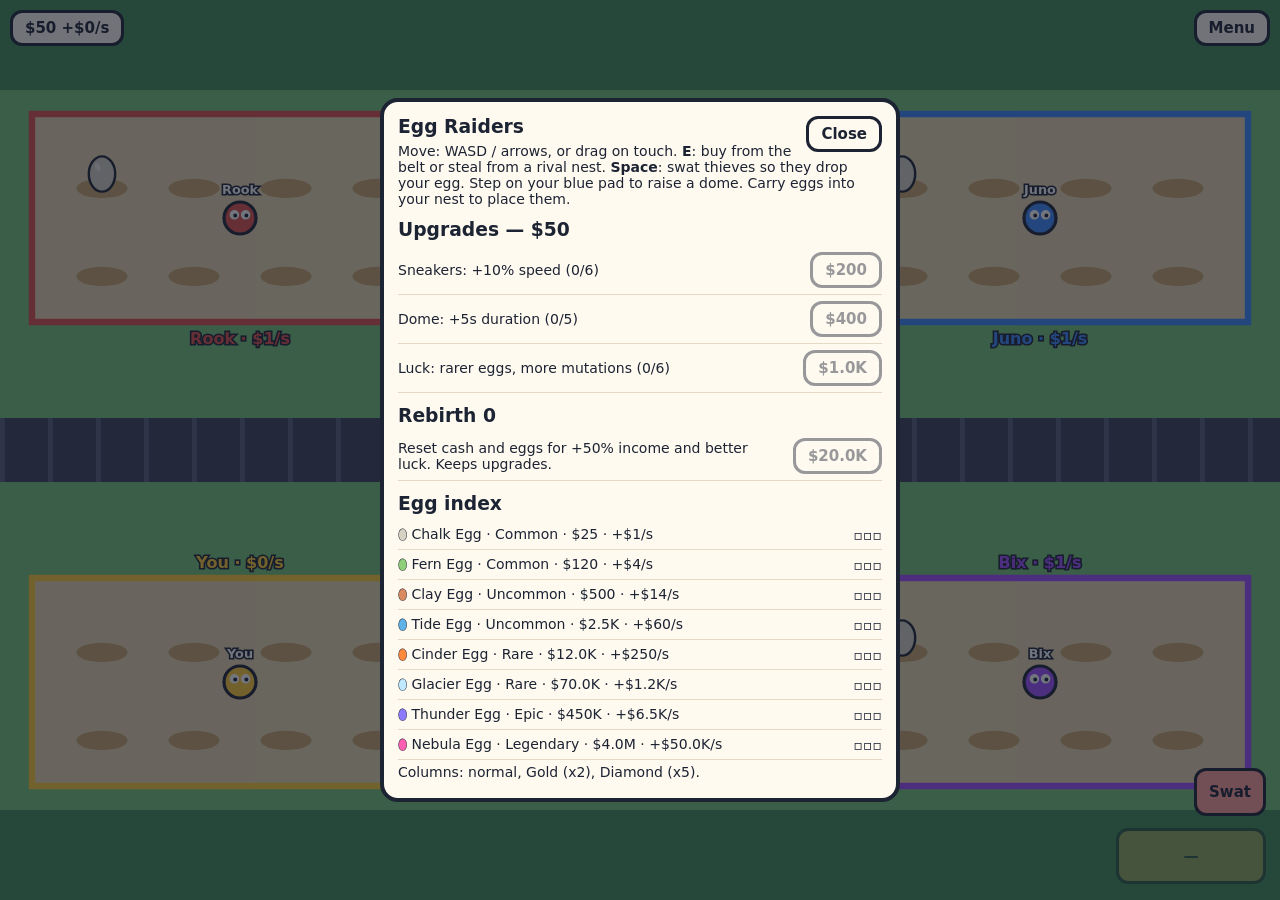
<file: egg-raiders/index.html>
<!doctype html>
<html lang="en">
<head>
<meta charset="utf-8">
<meta name="viewport" content="width=device-width,initial-scale=1,maximum-scale=1,user-scalable=no">
<title>Egg Raiders</title>
<style>
*{box-sizing:border-box}
html,body{margin:0;height:100%;overflow:hidden;background:#3f8f55;font-family:system-ui,sans-serif;color:#1c2333;user-select:none;-webkit-user-select:none;touch-action:none}
canvas{position:fixed;inset:0;width:100%;height:100%}
.ui{position:fixed;z-index:2}
.box,button{background:#fffaf0;border:3px solid #1c2333;border-radius:12px;padding:6px 12px;font:800 15px system-ui,sans-serif;color:#1c2333}
button{cursor:pointer}button:disabled{opacity:.45}
#cash{top:10px;left:10px}
#menuBtn{top:10px;right:10px}
#msg{top:58px;left:50%;transform:translateX(-50%);background:#1c2333;color:#fff;display:none;max-width:92vw;text-align:center}
#act{right:14px;bottom:16px;min-width:150px;min-height:56px;background:#ffd166}
#swat{right:14px;bottom:84px;min-height:48px;background:#ff9d9a}
#menu{inset:0;background:rgba(20,26,40,.6);display:none;align-items:center;justify-content:center;padding:12px;z-index:3}
#sheet{background:#fffaf0;border:4px solid #1c2333;border-radius:18px;width:min(520px,100%);max-height:90vh;overflow:auto;padding:14px;touch-action:pan-y}
#sheet h3{margin:12px 0 6px}#sheet p{margin:4px 0;font-size:14px}
.row{display:flex;justify-content:space-between;align-items:center;gap:8px;padding:6px 0;border-bottom:1px solid #e4d9c3;font-size:14px}
</style>
</head>
<body>
<canvas id="c"></canvas>
<div id="cash" class="ui box"></div>
<button id="menuBtn" class="ui">Menu</button>
<div id="msg" class="ui box"></div>
<button id="swat" class="ui">Swat</button>
<button id="act" class="ui" disabled>—</button>
<div id="menu" class="ui"><div id="sheet"></div></div>
<script>
"use strict";
// Egg Raiders: buy eggs off the belt, nest them for income, raid rival nests, defend your own.
const $=id=>document.getElementById(id), cv=$('c'), ctx=cv.getContext('2d');
const W=1600,H=900,BY=450,BW=520,BH=260,PI=2,KEY='eggraiders1';
// name, price, income/sec, colour, rarity
const TYPES=[['Chalk Egg',25,1,'#d8d2c4',0],['Fern Egg',120,4,'#8fcf7a',0],['Clay Egg',500,14,'#d98a5f',1],['Tide Egg',2500,60,'#5fb3e6',1],
 ['Cinder Egg',12000,250,'#ff8a3d',2],['Glacier Egg',70000,1200,'#bfeaff',2],['Thunder Egg',450000,6500,'#8d7bff',3],['Nebula Egg',4e6,50000,'#ff5fb0',4]];
const RAR=['Common','Uncommon','Rare','Epic','Legendary'];
const MUT=[['',1,null],['Gold ',2,'#ffd23f'],['Diamond ',5,'#7ae7ff']];
const UPG={speed:['Sneakers: +10% speed',200,2.5,6],shield:['Dome: +5s duration',400,2.5,5],luck:['Luck: rarer eggs, more mutations',1000,3,6]};
const fmt=n=>{n=Math.floor(n);const u=['','K','M','B','T'];let i=0;while(n>=1000&&i<4){n/=1000;i++}return(i&&n<100?n.toFixed(1):Math.floor(n))+u[i]};
const dist=(a,b)=>Math.hypot(a.x-b.x,a.y-b.y), rnd=(a,b)=>a+Math.random()*(b-a), clamp=(v,a,b)=>Math.max(a,Math.min(b,v));

const bases=[[300,160],[1300,160],[300,740],[1300,740]].map(([cx,cy],i)=>({i,cx,cy,x:cx,y:cy,eggs:Array(8).fill(null),shield:0,cd:0,pad:{x:cx+(cx<800?330:-330),y:cy}}));
const NAMES=[['Rook','#e2504c'],['Juno','#3d8bff'],['You','#ffcf33'],['Bix','#a04dff']];
const ents=bases.map(b=>({name:NAMES[b.i][0],col:NAMES[b.i][1],x:b.cx,y:b.cy,home:b.i,cash:50,carry:null,stun:0,cd:0,bot:b.i!==PI,st:'idle',t:rnd(1,4)}));
const P=ents[PI], belt=[];
let reb=0, upg={speed:0,shield:0,luck:0}, seen={}, grabbing=null, beltT=0, saveT=0, now=0;

try{const s=JSON.parse(localStorage.getItem(KEY));if(s){P.cash=s.cash;reb=s.reb;Object.assign(upg,s.upg);seen=s.seen;s.eggs.forEach((e,i)=>bases[PI].eggs[i]=e)}}catch(e){}
function save(){try{localStorage.setItem(KEY,JSON.stringify({cash:P.cash,reb,upg,seen,eggs:bases[PI].eggs}))}catch(e){}}
ents.forEach(e=>{if(e.bot)bases[e.home].eggs[0]={t:0,m:0}});

const slot=(b,s)=>({x:b.cx+(s%4-1.5)*115,y:b.cy+(s<4?-55:55)});
const inc=e=>TYPES[e.t][2]*MUT[e.m][1];
const price=e=>TYPES[e.t][1]*MUT[e.m][1];
const name=e=>MUT[e.m][0]+TYPES[e.t][0];
const mult=b=>b.i===PI?1+.5*reb:1;
const income=b=>b.eggs.reduce((a,e)=>a+(e?inc(e):0),0)*mult(b);
const inside=(b,p,pad)=>Math.abs(p.x-b.cx)<BW/2+pad&&Math.abs(p.y-b.cy)<BH/2+pad;
const upCost=k=>Math.round(UPG[k][1]*UPG[k][2]**upg[k]), rebCost=()=>20000*12**reb;

let msgTimer;
function say(t){const m=$('msg');m.textContent=t;m.style.display='block';clearTimeout(msgTimer);msgTimer=setTimeout(()=>m.style.display='none',2800)}

function spawnEgg(){
  const luck=upg.luck+reb, b=Math.max(1.6,2.6-.12*luck); let r=Math.random()*TYPES.reduce((a,_,i)=>a+b**-i,0), t=0;
  while(t<TYPES.length-1&&(r-=b**-t)>0)t++;
  const k=1+.25*luck, q=Math.random(); belt.push({t,m:q<.015*k?2:q<.095*k?1:0,x:40});
}
// Put a carried egg in the carrier's nest. A full nest swaps out its weakest egg (refunded at half price).
function place(e){
  const b=bases[e.home], egg=e.carry.egg; let s=b.eggs.indexOf(null); e.carry=null;
  if(s<0){s=0;b.eggs.forEach((x,i)=>{if(inc(x)<inc(b.eggs[s]))s=i});
    if(inc(egg)<=inc(b.eggs[s])){e.cash+=price(egg)/2;if(e===P)say('Nest full: sold '+name(egg)+' for $'+fmt(price(egg)/2));return}
    e.cash+=price(b.eggs[s])/2}
  b.eggs[s]=egg; if(e===P){seen[egg.t+'_'+egg.m]=1;say('Nested '+name(egg)+' (+$'+fmt(inc(egg)*mult(b))+'/s)')}
}
function grab(e,b,s){e.carry={egg:b.eggs[s],from:b.i};b.eggs[s]=null}
// A swatted thief's egg goes back to its owner (if the owner has room).
function giveBack(e){
  const c=e.carry; if(!c||c.from==null)return; const b=bases[c.from], s=b.eggs.indexOf(null); if(s<0)return;
  b.eggs[s]=c.egg;e.carry=null; if(b.i===PI)say('Got your '+name(c.egg)+' back!'); if(e===P)say('Caught! The egg went back.');
}
function swat(a){
  a.cd=1;a.swing=now;
  for(const e of ents){if(e===a||dist(a,e)>75||(a.bot&&e.bot))continue;
    e.stun=1.2;giveBack(e);if(e===P)grabbing=null;else e.st='home'}
}
function raise(b){const d=b.i===PI?20+5*upg.shield:18;b.shield=d;b.cd=d+40}

// What the action button does right now, or null.
function context(){
  if(P.stun>0||P.carry||grabbing)return null;
  const g=belt.find(g=>dist(P,{x:g.x,y:BY})<85);
  if(g)return{text:'Buy '+name(g)+' $'+fmt(price(g)),ok:P.cash>=price(g),run(){P.cash-=price(g);belt.splice(belt.indexOf(g),1);P.carry={egg:{t:g.t,m:g.m}}}};
  for(const b of bases)if(b.i!==PI&&b.shield<=0)for(let s=0;s<8;s++)
    if(b.eggs[s]&&dist(P,slot(b,s))<60)return{text:'Steal '+name(b.eggs[s]),ok:true,run(){grabbing={b,s,t:0}}};
  return null;
}
function act(){const c=context();if(c&&c.ok)c.run()}
function buyUpg(k){if(upg[k]>=UPG[k][3]||P.cash<upCost(k))return false;P.cash-=upCost(k);upg[k]++;return true}
function rebirth(){if(P.cash<rebCost())return false;reb++;P.cash=50;bases[PI].eggs.fill(null);P.carry=null;say('Rebirth '+reb+': income x'+(1+.5*reb));return true}

function go(e,p,sp,dt){const d=dist(e,p);if(d<10)return true;e.x+=(p.x-e.x)/d*sp*dt;e.y+=(p.y-e.y)/d*sp*dt;return false}
function plan(e){
  const b=bases[e.home], opts=[];
  for(const o of bases)if(o!==b&&o.shield<=0)o.eggs.forEach((x,s)=>{if(x)opts.push({o,s,v:inc(x)})});
  if(opts.length&&Math.random()<.35){const p=opts.sort((a,c)=>c.v-a.v)[Math.floor(Math.random()*Math.min(3,opts.length))];e.st='steal';e.tb=p.o;e.ts=p.s;e.t=1.5;e.warned=false}
  else{e.st='belt';e.tx=clamp(b.cx+rnd(-250,250),100,W-100);e.t=8;if(b.cd<=0&&Math.random()<.35)raise(b)}
}
function bot(e,dt){
  const b=bases[e.home], sp=e.carry?165:185;
  const thief=!e.carry&&ents.find(o=>o.carry&&o.carry.from===e.home&&dist(e,o)<500);
  if(thief){if(dist(e,thief)<55){if(e.cd<=0)swat(e)}else go(e,thief,175,dt);e.st='home';return}
  if(e.st==='idle'){if((e.t-=dt)<=0)plan(e)}
  else if(e.st==='belt'){
    let g=null;for(const x of belt)if(Math.abs(x.x-e.x)<300&&price(x)<=e.cash&&(!g||price(x)>price(g)))g=x;
    if(g){if(go(e,{x:g.x+25,y:BY},sp,dt)||dist(e,{x:g.x,y:BY})<35){e.cash-=price(g);belt.splice(belt.indexOf(g),1);e.carry={egg:{t:g.t,m:g.m}};e.st='home'}}
    else{go(e,{x:e.tx,y:BY+(b.cy<BY?-50:50)},sp,dt);if((e.t-=dt)<=0)e.st='home'}
  }else if(e.st==='steal'){
    const tb=e.tb;
    if(tb.shield>0||!tb.eggs[e.ts])e.st='home';
    else if(go(e,slot(tb,e.ts),sp,dt)){
      if(!e.warned&&tb.i===PI){e.warned=true;say(e.name+' is stealing your '+name(tb.eggs[e.ts])+'! Swat them!')}
      if((e.t-=dt)<=0){grab(e,tb,e.ts);e.st='home'}}
  }else if(go(e,b,sp,dt)){if(e.carry)place(e);e.st='idle';e.t=rnd(2,5)}
}

const keys={}; let drag=null;
function step(dt){
  now+=dt;
  if((beltT-=dt)<=0){beltT=2;spawnEgg()}
  for(let i=belt.length-1;i>=0;i--){belt[i].x+=60*dt;if(belt[i].x>W-40)belt.splice(i,1)}
  for(const b of bases){
    b.shield-=dt;b.cd-=dt;ents[b.i].cash+=income(b)*dt;
    if(b.shield>0)for(const e of ents)if(e.home!==b.i&&inside(b,e,20)){ // push intruders out the nearest side
      const dx=BW/2+20-Math.abs(e.x-b.cx), dy=BH/2+20-Math.abs(e.y-b.cy);
      if(dx<dy)e.x+=Math.sign(e.x-b.cx||1)*dx;else e.y+=Math.sign(e.y-b.cy||1)*dy;
      if(e===P)grabbing=null}
  }
  for(const e of ents){e.stun-=dt;e.cd-=dt;if(e.bot&&e.stun<=0)bot(e,dt)}
  if(P.stun<=0){
    let dx=(keys.d||keys.arrowright?1:0)-(keys.a||keys.arrowleft?1:0), dy=(keys.s||keys.arrowdown?1:0)-(keys.w||keys.arrowup?1:0);
    if(drag){dx=drag.dx;dy=drag.dy}
    const m=Math.hypot(dx,dy);
    if(m>.2){const sp=230*(1+.1*upg.speed)*(P.carry?.85:1);P.x+=dx/m*sp*dt;P.y+=dy/m*sp*dt}
  }
  for(const e of ents){e.x=clamp(e.x,20,W-20);e.y=clamp(e.y,20,H-20)}
  const home=bases[PI];
  if(P.carry&&inside(home,P,-20))place(P);
  if(home.cd<=0&&dist(P,home.pad)<45){raise(home);say('Dome up!')}
  if(grabbing){const g=grabbing;
    if(!g.b.eggs[g.s]||dist(P,slot(g.b,g.s))>75||P.stun>0)grabbing=null;
    else if((g.t+=dt)>=1){grab(P,g.b,g.s);grabbing=null;say('Got it. Run home!')}}
  if((saveT+=dt)>5){saveT=0;save()}
}

// ---------- input ----------
addEventListener('keydown',e=>{const k=e.key.toLowerCase();keys[k]=1;if(k==='e')act();if(k===' '){e.preventDefault();trySwat()}if(k==='m'||k==='escape')toggleMenu(k==='m'&&!menuOpen)});
addEventListener('keyup',e=>keys[e.key.toLowerCase()]=0);
function trySwat(){if(P.cd<=0&&P.stun<=0)swat(P)}
$('act').onclick=act; $('swat').onclick=trySwat;
cv.addEventListener('pointerdown',e=>{if(e.pointerType!=='mouse')drag={id:e.pointerId,x:e.clientX,y:e.clientY,dx:0,dy:0}});
addEventListener('pointermove',e=>{if(drag&&e.pointerId===drag.id){drag.dx=e.clientX-drag.x;drag.dy=e.clientY-drag.y}});
const endDrag=e=>{if(drag&&e.pointerId===drag.id)drag=null};
addEventListener('pointerup',endDrag);addEventListener('pointercancel',endDrag);

// ---------- menu ----------
let menuOpen=false;
function toggleMenu(open){menuOpen=open;$('menu').style.display=open?'flex':'none';if(open)renderMenu()}
$('menuBtn').onclick=()=>toggleMenu(true);
$('menu').onclick=e=>{if(e.target.id==='menu')toggleMenu(false)};
function renderMenu(){
  let h='<button id="x" style="float:right">Close</button><h3 style="margin-top:0">Egg Raiders</h3>'+
   '<p>Move: WASD / arrows, or drag on touch. <b>E</b>: buy from the belt or steal from a rival nest. <b>Space</b>: swat thieves so they drop your egg. Step on your blue pad to raise a dome. Carry eggs into your nest to place them.</p>'+
   '<h3>Upgrades — $'+fmt(P.cash)+'</h3>';
  for(const k in UPG){const max=upg[k]>=UPG[k][3];h+=`<div class="row"><span>${UPG[k][0]} (${upg[k]}/${UPG[k][3]})</span><button data-u="${k}" ${max||P.cash<upCost(k)?'disabled':''}>${max?'MAX':'$'+fmt(upCost(k))}</button></div>`}
  h+=`<h3>Rebirth ${reb}</h3><div class="row"><span>Reset cash and eggs for +50% income and better luck. Keeps upgrades.</span><button id="rb" ${P.cash<rebCost()?'disabled':''}>$${fmt(rebCost())}</button></div><h3>Egg index</h3>`;
  TYPES.forEach((t,i)=>{h+=`<div class="row"><span><b style="color:${t[3]};-webkit-text-stroke:.5px #1c2333">⬮</b> ${t[0]} · ${RAR[t[4]]} · $${fmt(t[1])} · +$${fmt(t[2])}/s</span><span>${MUT.map((m,j)=>seen[i+'_'+j]?'✅':'▫️').join('')}</span></div>`});
  h+='<p>Columns: normal, Gold (x2), Diamond (x5).</p>';
  $('sheet').innerHTML=h; $('x').onclick=()=>toggleMenu(false); $('rb').onclick=()=>{if(rebirth())toggleMenu(false)};
  $('sheet').querySelectorAll('[data-u]').forEach(b=>b.onclick=()=>{buyUpg(b.dataset.u);renderMenu()});
}

// ---------- drawing ----------
function egg(x,y,r,e){
  const [, , ,col]=TYPES[e.t], glow=MUT[e.m][2];
  ctx.save();if(glow){ctx.shadowColor=glow;ctx.shadowBlur=18}
  ctx.fillStyle=col;ctx.strokeStyle=glow||'#1c2333';ctx.lineWidth=glow?4:3;
  ctx.beginPath();ctx.ellipse(x,y,r*.75,r,0,0,7);ctx.fill();ctx.stroke();ctx.restore();
  ctx.fillStyle='rgba(255,255,255,.55)';ctx.beginPath();ctx.ellipse(x-r*.25,y-r*.4,r*.15,r*.25,-.4,0,7);ctx.fill();
}
function text(s,x,y,size,col){ctx.font='800 '+size+'px system-ui,sans-serif';ctx.textAlign='center';ctx.lineWidth=4;ctx.strokeStyle='#1c2333';ctx.fillStyle=col||'#fff';ctx.strokeText(s,x,y);ctx.fillText(s,x,y)}
function draw(){
  const d=Math.min(2,devicePixelRatio||1), vw=innerWidth, vh=innerHeight;
  if(cv.width!==vw*d||cv.height!==vh*d){cv.width=vw*d;cv.height=vh*d}
  const sc=Math.max(Math.min(vw/W,vh/H),.55), cam=(v,p,w)=>v/sc>=w?(w-v/sc)/2:clamp(p-v/sc/2,0,w-v/sc);
  ctx.setTransform(d,0,0,d,0,0);ctx.fillStyle='#3f8f55';ctx.fillRect(0,0,vw,vh);
  ctx.setTransform(d*sc,0,0,d*sc,-cam(vw,P.x,W)*d*sc,-cam(vh,P.y,H)*d*sc);
  ctx.fillStyle='#74c678';ctx.fillRect(0,0,W,H);
  ctx.fillStyle='#3a4256';ctx.fillRect(0,BY-40,W,80);
  ctx.fillStyle='#566078';for(let x=(now*60)%60;x<W;x+=60)ctx.fillRect(x,BY-40,6,80);
  for(const g of belt){egg(g.x,BY,22,g);text('$'+fmt(price(g)),g.x,BY+58,17,P.cash>=price(g)?'#b6ffb0':'#ffb0a8')}
  for(const b of bases){const o=ents[b.i];
    ctx.fillStyle='#e9d9b0';ctx.strokeStyle=o.col;ctx.lineWidth=8;ctx.beginPath();ctx.rect(b.cx-BW/2,b.cy-BH/2,BW,BH);ctx.fill();ctx.stroke();
    text(o.name+' · $'+fmt(income(b))+'/s',b.cx,b.cy+(b.cy<BY?BH/2+28:-BH/2-12),20,o.col);
    for(let s=0;s<8;s++){const p=slot(b,s);ctx.fillStyle='#c9a56a';ctx.beginPath();ctx.ellipse(p.x,p.y+18,32,12,0,0,7);ctx.fill();if(b.eggs[s])egg(p.x,p.y,22,b.eggs[s])}
    if(b.i===PI){ctx.fillStyle=b.cd<=0?'#3d8bff':'#8a93a8';ctx.beginPath();ctx.arc(b.pad.x,b.pad.y,38,0,7);ctx.fill();ctx.lineWidth=4;ctx.strokeStyle='#1c2333';ctx.stroke();
      text(b.shield>0?Math.ceil(b.shield)+'s':b.cd>0?'wait '+Math.ceil(b.cd):'DOME',b.pad.x,b.pad.y+6,16)}
    if(b.shield>0){ctx.fillStyle='rgba(90,170,255,.3)';ctx.fillRect(b.cx-BW/2-20,b.cy-BH/2-20,BW+40,BH+40);if(b.i!==PI)text('Dome '+Math.ceil(b.shield)+'s',b.cx,b.cy+8,26)}
  }
  for(const e of ents.slice().sort((a,b)=>a.y-b.y)){
    const wob=e.stun>0?Math.sin(now*40)*4:0;
    ctx.fillStyle=e.col;ctx.strokeStyle='#1c2333';ctx.lineWidth=4;ctx.beginPath();ctx.arc(e.x+wob,e.y,20,0,7);ctx.fill();ctx.stroke();
    ctx.fillStyle='#fff';ctx.beginPath();ctx.arc(e.x-7+wob,e.y-4,6,0,7);ctx.arc(e.x+7+wob,e.y-4,6,0,7);ctx.fill();
    ctx.fillStyle='#1c2333';ctx.beginPath();ctx.arc(e.x-6+wob,e.y-3,2.5,0,7);ctx.arc(e.x+8+wob,e.y-3,2.5,0,7);ctx.fill();
    if(e.carry)egg(e.x,e.y-42,16,e.carry.egg);
    text(e.name,e.x,e.y-(e.carry?66:30),16);
    if(now-e.swing<.2){ctx.strokeStyle='#fff';ctx.lineWidth=5;ctx.beginPath();ctx.arc(e.x,e.y,75*(now-e.swing)/.2,0,7);ctx.stroke()}
    if(e.bot&&e.st==='steal'&&e.t<1.5)ring(slot(e.tb,e.ts),1-e.t/1.5,'#e2504c');
  }
  if(grabbing)ring(slot(grabbing.b,grabbing.s),grabbing.t,'#ffd166');
}
function ring(p,f,col){ctx.strokeStyle=col;ctx.lineWidth=7;ctx.beginPath();ctx.arc(p.x,p.y,36,-1.57,-1.57+6.283*f);ctx.stroke()}
function hud(){
  $('cash').textContent='$'+fmt(P.cash)+'  +$'+fmt(income(bases[PI]))+'/s'+(reb?'  x'+(1+.5*reb):'');
  const c=context(), a=$('act');
  a.textContent=grabbing?'Grabbing…':c?c.text:P.carry?'Carry it home':'—'; a.disabled=!c||!c.ok;
  $('swat').disabled=P.cd>0;
}
let last=performance.now();
function frame(t){const dt=Math.min(.05,(t-last)/1000);last=t;if(!menuOpen)step(dt);draw();hud();requestAnimationFrame(frame)}
addEventListener('beforeunload',save);
window.game={P,bases,ents,belt,step,act,context,swat,grab,raise,buyUpg,rebirth,save,slot,get reb(){return reb},get upg(){return upg}};
if(!localStorage.getItem(KEY))toggleMenu(true);
requestAnimationFrame(frame);
</script>
</body>
</html>
</file>
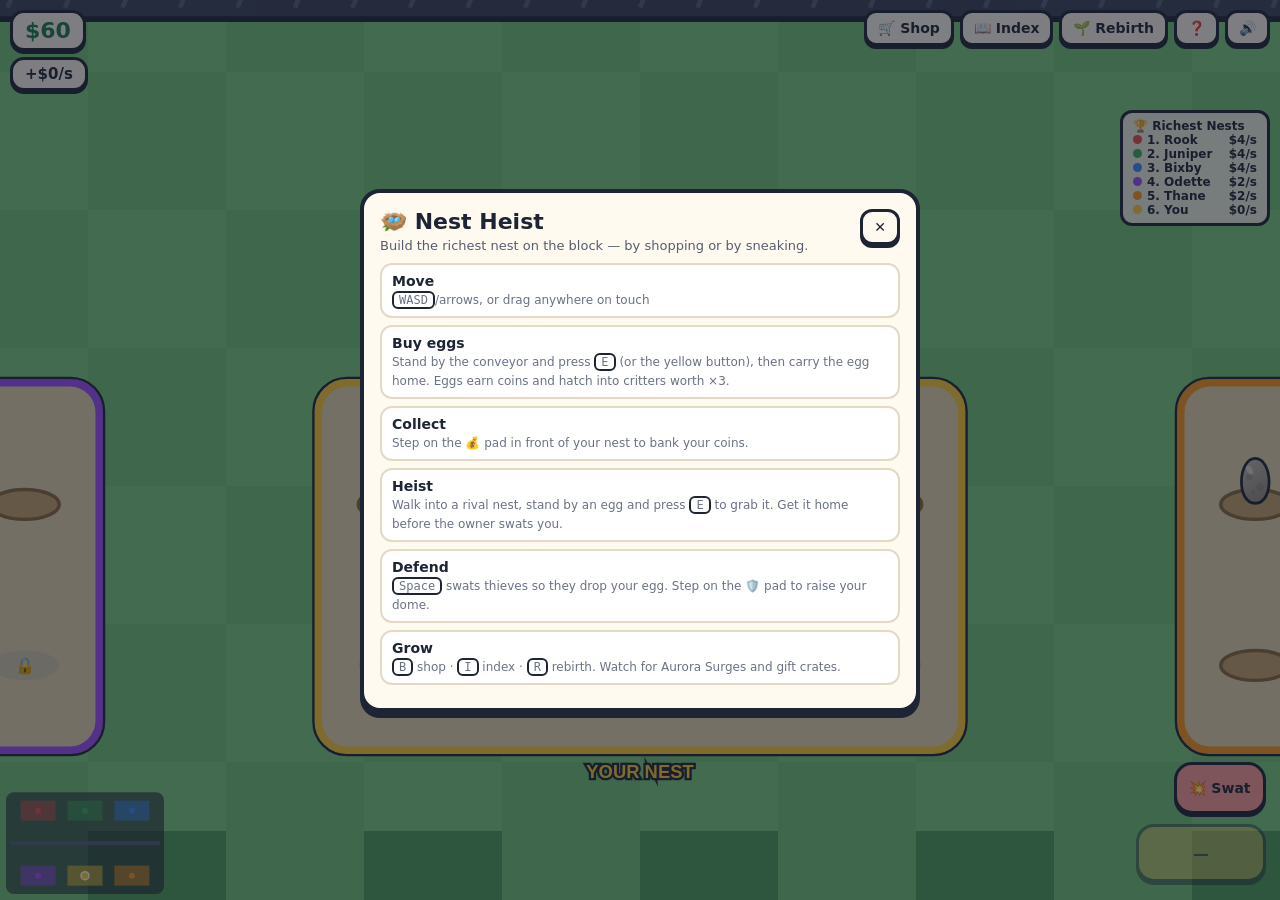
<file: nest-heist/index.html>
<!doctype html>
<html lang="en">
<head>
<meta charset="utf-8">
<meta name="viewport" content="width=device-width,initial-scale=1,maximum-scale=1,user-scalable=no">
<title>Nest Heist</title>
<style>
:root{--ink:#1d2433;--panel:#fffaf0;--line:#e4d9c3;--accent:#ff8a3d;--good:#2fa66a;--bad:#e2504c;--blue:#3d8bff}
*{box-sizing:border-box;-webkit-tap-highlight-color:transparent}
html,body{margin:0;height:100%;overflow:hidden;background:#6fbf73;font-family:ui-rounded,"Trebuchet MS",system-ui,sans-serif;color:var(--ink);user-select:none;-webkit-user-select:none;touch-action:none}
canvas{position:fixed;inset:0;width:100%;height:100%;display:block}
.hud{position:fixed;pointer-events:none;z-index:2}
#stats{top:10px;left:10px;display:flex;flex-direction:column;gap:6px}
.pill{background:var(--panel);border:3px solid var(--ink);border-radius:14px;padding:5px 12px;font-weight:800;box-shadow:0 3px 0 var(--ink);font-size:15px;width:max-content}
#cash{font-size:22px;color:#1b7a47}
#topbtns{top:10px;right:10px;display:flex;gap:6px;pointer-events:auto;flex-wrap:wrap;justify-content:flex-end;max-width:60vw}
button{font:inherit;cursor:pointer}
.btn{background:var(--panel);border:3px solid var(--ink);border-radius:12px;padding:7px 11px;font-weight:800;box-shadow:0 3px 0 var(--ink);font-size:14px;color:var(--ink)}
.btn:active{transform:translateY(3px);box-shadow:none}
.btn.hot{background:#ffe08a}
#board{top:110px;right:10px;background:rgba(255,250,240,.9);border:3px solid var(--ink);border-radius:12px;padding:6px 10px;font-size:12px;font-weight:700;min-width:150px}
#board div{display:flex;justify-content:space-between;gap:10px}
#board i{font-style:normal;display:inline-block;width:9px;height:9px;border-radius:50%;margin-right:5px}
#toasts{left:50%;transform:translateX(-50%);top:98px;display:flex;flex-direction:column;gap:5px;align-items:center;width:min(92vw,460px)}
.toast{background:var(--ink);color:#fff;border-radius:10px;padding:6px 12px;font-weight:700;font-size:13px;animation:pop .2s;text-align:center}
.toast.warn{background:var(--bad)}.toast.good{background:var(--good)}
@keyframes pop{from{transform:scale(.7);opacity:0}}
#banner{top:60px;left:50%;transform:translateX(-50%);background:linear-gradient(90deg,#7b5cff,#ff5ca8,#ffb13d);color:#fff;border:3px solid var(--ink);border-radius:14px;padding:5px 14px;font-weight:900;font-size:14px;display:none;white-space:nowrap}
#actions{right:14px;bottom:18px;display:flex;flex-direction:column;gap:10px;align-items:flex-end;pointer-events:auto}
#act{min-width:130px;min-height:58px;font-size:16px;background:#ffd166;border-radius:18px}
#act:disabled{opacity:.45}
#swat{min-width:92px;min-height:52px;background:#ff9d9a;border-radius:18px}
#stick{left:26px;bottom:26px;width:120px;height:120px;border-radius:50%;background:rgba(255,255,255,.25);border:3px solid rgba(29,36,51,.5);display:none}
#knob{position:absolute;left:35px;top:35px;width:50px;height:50px;border-radius:50%;background:rgba(29,36,51,.6)}
#modal{position:fixed;inset:0;background:rgba(20,26,40,.55);z-index:5;display:none;align-items:center;justify-content:center;padding:14px}
#sheet{background:var(--panel);border:4px solid var(--ink);border-radius:20px;box-shadow:0 6px 0 var(--ink);width:min(560px,100%);max-height:88vh;overflow:auto;padding:16px;touch-action:pan-y}
#sheet h2{margin:0 0 4px;font-size:22px}
#sheet p{margin:4px 0 10px;font-size:13px;color:#555d70}
.row{display:flex;align-items:center;gap:10px;border:2px solid var(--line);border-radius:12px;padding:8px 10px;margin-bottom:7px;background:#fff}
.row b{display:block;font-size:14px}.row small{color:#6a7284;font-size:12px}
.row .grow{flex:1;min-width:0}
.row .btn{white-space:nowrap}
.row .btn:disabled{opacity:.4;cursor:default}
.grid{display:grid;grid-template-columns:repeat(auto-fill,minmax(118px,1fr));gap:7px}
.card{border:2px solid var(--line);border-radius:12px;padding:8px;text-align:center;background:#fff;font-size:12px}
.card canvas{position:static;width:56px;height:56px}
.card.lock{filter:grayscale(1);opacity:.5}
.close{float:right}
kbd{background:#fff;border:2px solid var(--ink);border-radius:6px;padding:0 5px;font-size:12px}
@media (max-width:640px){#board{display:none}.pill{font-size:13px}#cash{font-size:18px}.btn{padding:6px 8px;font-size:12px}}
</style>
</head>
<body>
<canvas id="c"></canvas>
<div id="stats" class="hud">
  <div class="pill" id="cash">$0</div>
  <div class="pill" id="inc">+$0/s</div>
  <div class="pill" id="stash" style="display:none"></div>
</div>
<div id="banner" class="hud">✨ AURORA SURGE — rare eggs on the line!</div>
<div id="topbtns" class="hud">
  <button class="btn" data-p="shop">🛒 Shop</button>
  <button class="btn" data-p="index">📖 Index</button>
  <button class="btn" data-p="rebirth" id="rbBtn">🌱 Rebirth</button>
  <button class="btn" data-p="help">❓</button>
  <button class="btn" id="mute">🔊</button>
</div>
<div id="board" class="hud"></div>
<div id="toasts" class="hud"></div>
<div id="stick" class="hud"><div id="knob"></div></div>
<div id="actions" class="hud">
  <button class="btn" id="swat">💥 Swat</button>
  <button class="btn" id="act" disabled>—</button>
</div>
<div id="modal"><div id="sheet"></div></div>
<script>
"use strict";
/* ===================== Nest Heist — an original egg-raiding tycoon ===================== */
const $=s=>document.querySelector(s), cv=$('#c'), ctx=cv.getContext('2d');
const W=2400,H=1500,BELT_Y=750,BW=560,BH=320;
const RAR=[['Common','#8d99a6'],['Uncommon','#3fae5a'],['Rare','#3d8bff'],['Epic','#a04dff'],['Legendary','#ff9a1f'],['Mythic','#ff3d7f']];
const TYPES=[
 {name:'Pebble Egg',pet:'Pebblit',rar:0,price:25,inc:1,c:'#c9c2b4',d:'#8f887b'},
 {name:'Speckle Egg',pet:'Specklet',rar:0,price:90,inc:3,c:'#f3e3c0',d:'#b0763a'},
 {name:'Moss Egg',pet:'Mosskin',rar:1,price:320,inc:10,c:'#9fd67a',d:'#3f7d34'},
 {name:'Coral Egg',pet:'Coralu',rar:1,price:950,inc:28,c:'#ff9f8a',d:'#d1495b'},
 {name:'Ember Egg',pet:'Emberling',rar:2,price:3600,inc:95,c:'#ffb347',d:'#d9480f'},
 {name:'Frost Egg',pet:'Frostlet',rar:2,price:12500,inc:300,c:'#bfe9ff',d:'#4a9fd8'},
 {name:'Storm Egg',pet:'Stormwing',rar:3,price:52000,inc:1100,c:'#8f9bd9',d:'#3b3f8f'},
 {name:'Prism Egg',pet:'Prismoth',rar:3,price:230000,inc:4200,c:'#f6b6ff',d:'#7b5cff'},
 {name:'Void Egg',pet:'Voidling',rar:4,price:1.2e6,inc:20000,c:'#5b4b8a',d:'#17122b'},
 {name:'Solar Egg',pet:'Solarion',rar:4,price:8e6,inc:120000,c:'#fff07a',d:'#ff8a00'},
 {name:'Cosmos Egg',pet:'Cosmorah',rar:5,price:6e7,inc:800000,c:'#7af0ff',d:'#ff3d9a'},
];
const MUTS=[{name:'',mult:1},{name:'Gilded',mult:2,glow:'#ffd23f'},{name:'Crystal',mult:4,glow:'#7ae7ff'},{name:'Radiant',mult:10,glow:'#ff7ad9'}];
const UPG={
 speed:{name:'Swift Sneakers',desc:'+8% move speed',base:150,g:2.2,max:8,ic:'👟'},
 shield:{name:'Thicker Dome',desc:'+5s shield duration',base:300,g:2.5,max:6,ic:'🛡️'},
 slots:{name:'Extra Nest',desc:'+1 nest slot',base:2000,g:6,max:6,ic:'🪺'},
 luck:{name:'Lucky Feather',desc:'Rarer eggs & more mutations',base:1000,g:3.2,max:8,ic:'🍀'},
 swat:{name:'Heavier Swatter',desc:'Faster swat, longer stun',base:400,g:2.6,max:5,ic:'💥'},
 auto:{name:'Coin Chute',desc:'Income goes straight to your wallet',base:5000,g:1,max:1,ic:'🪙'},
};
const BOTS=[['Rook','#e2504c'],['Juniper','#3fae5a'],['Bixby','#3d8bff'],['Odette','#a04dff'],['Thane','#ff9a1f']];
const fmt=n=>{n=Math.floor(n);if(n<1e3)return''+n;const u=['K','M','B','T','Qa','Qi'];let i=-1;while(n>=1e3&&i<u.length-1){n/=1e3;i++}return (n<10?n.toFixed(2):n<100?n.toFixed(1):n.toFixed(0))+u[i]};
const rnd=(a,b)=>a+Math.random()*(b-a), clamp=(v,a,b)=>v<a?a:v>b?b:v, dist=(a,b,c,d)=>Math.hypot(a-c,b-d);
const hatchTime=t=>20+t*12;

/* ---------- state ---------- */
let S={cash:60,reb:0,upg:{speed:0,shield:0,slots:0,luck:0,swat:0,auto:0},items:[],index:{},stash:0,mute:false,seenHelp:false};
try{const r=JSON.parse(localStorage.getItem('nestheist1')||'null');if(r&&typeof r==='object')S=Object.assign(S,r,{upg:Object.assign(S.upg,r.upg||{})})}catch(e){}
const save=()=>{try{S.items=bases[PB].items.slice();localStorage.setItem('nestheist1',JSON.stringify(S))}catch(e){}};

const PB=4; // player base index (bottom middle)
const bases=[],ents=[];
for(let i=0;i<6;i++){
  const top=i<3, cx=[450,1200,1950][i%3], cy=top?230:H-230, dir=top?1:-1;
  bases.push({i,cx,cy,dir,items:Array(12).fill(null),shield:0,cd:0,x0:cx-BW/2,y0:cy-BH/2,
    pad:{x:cx-130,y:cy+dir*(BH/2+48)},spad:{x:cx+130,y:cy+dir*(BH/2+48)}});
}
const slotPos=(b,s)=>({x:b.cx+((s%6)-2.5)*86,y:b.cy+(s<6?-1:1)*b.dir*-70});
let bi=0;
bases.forEach(b=>{
  const isP=b.i===PB, nm=isP?['You','#ffcf33']:BOTS[bi++];
  const e={id:b.i,name:nm[0],col:nm[1],x:b.cx,y:b.cy,base:b.i,cash:isP?0:rnd(40,120),carry:null,stun:0,bot:!isP,st:'idle',t:rnd(1,5),swcd:0,face:1,walk:0,react:0};
  b.owner=e;ents.push(e);
  if(!isP){b.items[0]=mk(0,0);b.items[1]=mk(Math.random()<.5?1:0,0)}
});
const P=bases[PB].owner;
(S.items||[]).forEach((it,i)=>{if(it&&TYPES[it.t])bases[PB].items[i]={t:it.t,m:it.m|0,age:+it.age||0}});
function mk(t,m){return{t,m,age:0}}
const slotsOf=b=>b.i===PB?Math.min(12,6+S.upg.slots+S.reb):8;
const mult=b=>b.i===PB?1+.5*S.reb:1;
const hatched=it=>it.age>=hatchTime(it.t);
const incOf=(it,b)=>TYPES[it.t].inc*MUTS[it.m].mult*(hatched(it)?3:1)*mult(b);
const baseInc=b=>b.items.reduce((a,it)=>a+(it?incOf(it,b):0),0);
const priceOf=it=>Math.round(TYPES[it.t].price*(it.m?MUTS[it.m].mult*.75:1));
const freeSlot=b=>{for(let s=0;s<slotsOf(b);s++)if(!b.items[s])return s;return -1};
const inBase=(b,x,y,pad=0)=>x>b.x0-pad&&x<b.x0+BW+pad&&y>b.y0-pad&&y<b.y0+BH+pad;
const label=it=>(it.m?MUTS[it.m].name+' ':'')+(hatched(it)?TYPES[it.t].pet:TYPES[it.t].name);

let belt=[],beltT=0,floats=[],parts=[],gift=null,giftT=30,evT=0,evNext=75,time=0,chan=null,sellArm=null,saveT=0;

/* ---------- audio ---------- */
let AC=null;
function beep(f,d=.08,type='square',v=.05,slide=0){if(S.mute)return;try{AC=AC||new (window.AudioContext||window.webkitAudioContext)();const o=AC.createOscillator(),g=AC.createGain();o.type=type;o.frequency.value=f;if(slide)o.frequency.linearRampToValueAtTime(f+slide,AC.currentTime+d);g.gain.value=v;g.gain.exponentialRampToValueAtTime(.0001,AC.currentTime+d);o.connect(g);g.connect(AC.destination);o.start();o.stop(AC.currentTime+d)}catch(e){}}
const sfx={buy:()=>{beep(520,.07);setTimeout(()=>beep(780,.09),60)},coin:()=>beep(990,.06,'triangle',.06),steal:()=>beep(220,.2,'sawtooth',.05,300),swat:()=>beep(140,.12,'square',.07,-80),alarm:()=>{beep(660,.12,'square',.06);setTimeout(()=>beep(440,.14,'square',.06),130)},up:()=>{[523,659,784,1047].forEach((f,i)=>setTimeout(()=>beep(f,.1,'triangle',.06),i*70))},shield:()=>beep(300,.25,'sine',.07,400),hatch:()=>{beep(700,.08,'triangle');setTimeout(()=>beep(1050,.12,'triangle'),80)}};

/* ---------- ui helpers ---------- */
function toast(msg,cls=''){const d=document.createElement('div');d.className='toast '+cls;d.textContent=msg;const t=$('#toasts');t.appendChild(d);while(t.children.length>4)t.firstChild.remove();setTimeout(()=>d.remove(),3200)}
function floatText(x,y,txt,col='#fff'){floats.push({x,y,txt,col,t:1.1})}
function burst(x,y,col,n=10){for(let i=0;i<n;i++)parts.push({x,y,vx:rnd(-140,140),vy:rnd(-180,40),t:rnd(.3,.7),col})}

/* ---------- core actions ---------- */
function rollType(luck){
  const b=Math.max(1.55,3-Math.min(1.1,.11*luck)-(evT>0?.7:0));let tot=0;const w=TYPES.map((_,i)=>{const v=1/Math.pow(b,i);tot+=v;return v});
  let r=Math.random()*tot;for(let i=0;i<w.length;i++){r-=w[i];if(r<=0)return i}return 0}
function rollMut(luck){const k=(1+.25*luck)*(evT>0?3:1),r=Math.random();if(r<.004*k)return 3;if(r<.024*k)return 2;if(r<.094*k)return 1;return 0}
function deliver(e){
  const b=bases[e.base],s=freeSlot(b);if(s<0||!e.carry)return false;
  const it=e.carry.item,stolen=e.carry.from>=0;b.items[s]=it;e.carry=null;
  const p=slotPos(b,s);burst(p.x,p.y,TYPES[it.t].c,12);
  if(e===P){S.index[it.t+'_'+it.m]=1;sfx.buy();toast((stolen?'Heist complete: ':'Nested: ')+label(it)+' (+$'+fmt(incOf(it,b))+'/s)','good')}
  else if(stolen&&e.carry===null&&e.lastFrom===PB)toast(e.name+' got away with your '+label(it)+'!','warn');
  return true}
function returnItem(e){ // thief drops a stolen item back to its owner
  const c=e.carry;if(!c||c.from<0)return;const b=bases[c.from];let s=b.items[c.slot]?freeSlot(b):c.slot;
  if(s<0)return; b.items[s]=c.item;e.carry=null;const p=slotPos(b,s);burst(p.x,p.y,'#fff',8);
  if(c.from===PB)toast('Recovered your '+label(c.item)+'!','good');
  if(e===P)toast('Caught! The '+label(c.item)+' went back to '+b.owner.name+'.','warn')}
function grab(e,b,s){const it=b.items[s];if(!it)return;b.items[s]=null;e.carry={item:it,from:b.i,slot:s};e.lastFrom=b.i;
  if(e===P){sfx.steal();toast('You grabbed '+b.owner.name+"'s "+label(it)+' — run home!')}}
function swatBy(a){
  const lv=a===P?S.upg.swat:1;a.swcd=a===P?Math.max(.35,.9-.11*lv):1.6;sfx.swat();
  parts.push({ring:1,x:a.x,y:a.y,t:.25,col:'#fff'});
  for(const e of ents){if(e===a||dist(a.x,a.y,e.x,e.y)>78)continue;
    if(a.bot&&e.bot)continue; // rivals only swat you; you swat anyone
    e.stun=1.1+.25*lv;const an=Math.atan2(e.y-a.y,e.x-a.x);e.x+=Math.cos(an)*40;e.y+=Math.sin(an)*40;burst(e.x,e.y,'#ffe08a',8);
    if(e.carry&&e.carry.from>=0)returnItem(e);
    if(e===P)chan=null;else if(e.st==='grab'||e.st==='toSteal'){e.st='home'}
  }}
function raiseShield(b){const dur=b.i===PB?20+5*S.upg.shield:18;b.shield=dur;b.cd=dur+45;if(b.i===PB){sfx.shield();toast('Dome up for '+dur+'s','good')}}
function collect(){if(S.stash<1)return;const v=Math.floor(S.stash);S.stash-=v;S.cash+=v;floatText(P.x,P.y-40,'+$'+fmt(v),'#b6ffb0');sfx.coin();burst(P.x,P.y,'#ffd23f',8)}

/* ---------- player context action ---------- */
function context(){
  if(P.stun>0||chan)return null;
  if(!P.carry){
    let best=null,bd=95;for(const g of belt){const d=dist(P.x,P.y,g.x,BELT_Y);if(d<bd){bd=d;best=g}}
    if(best){const pr=priceOf(best);return{k:'buy',g:best,txt:'Buy '+label(best)+' $'+fmt(pr),ok:S.cash>=pr&&freeSlot(bases[PB])>=0,why:S.cash<pr?'Not enough cash':'Nest is full — sell something'}}
    for(const b of bases){if(!inBase(b,P.x,P.y,30))continue;
      for(let s=0;s<12;s++){const it=b.items[s];if(!it)continue;const p=slotPos(b,s);if(dist(P.x,P.y,p.x,p.y)>62)continue;
        if(b.i===PB)return{k:'sell',s,txt:(sellArm===s?'Confirm sell ':'Sell ')+'$'+fmt(priceOf(it)/2),ok:true};
        return{k:'steal',b,s,txt:'Steal '+label(it),ok:b.shield<=0&&freeSlot(bases[PB])>=0,why:b.shield>0?'Dome is up':'Nest is full'}}}
  }
  return null}
function doAction(){
  const c=context();if(!c)return;
  if(!c.ok){toast(c.why,'warn');return}
  if(c.k==='buy'){S.cash-=priceOf(c.g);belt.splice(belt.indexOf(c.g),1);P.carry={item:mk(c.g.t,c.g.m),from:-1};sfx.buy()}
  else if(c.k==='steal'){chan={b:c.b,s:c.s,t:0}}
  else if(c.k==='sell'){if(sellArm!==c.s){sellArm=c.s;setTimeout(()=>{if(sellArm===c.s)sellArm=null},2500);return}
    const b=bases[PB],it=b.items[c.s],v=priceOf(it)/2;b.items[c.s]=null;S.cash+=v;sellArm=null;sfx.coin();floatText(P.x,P.y-40,'+$'+fmt(v),'#b6ffb0')}
}

/* ---------- bots ---------- */
function moveTo(e,x,y,sp,dt){const d=dist(e.x,e.y,x,y);if(d<4)return true;const s=Math.min(d,sp*dt);e.x+=(x-e.x)/d*s;e.y+=(y-e.y)/d*s;e.face=x>e.x?1:-1;e.walk+=dt*10;return d<8}
function botThink(e){
  const b=bases[e.base];
  if(freeSlot(b)<0){let lo=-1,lv=1e99;b.items.forEach((it,s)=>{if(it&&priceOf(it)<lv){lv=priceOf(it);lo=s}});
    if(lo>=0&&e.cash>lv*4){e.cash+=lv/2;b.items[lo]=null}else{e.t=rnd(3,6);return}}
  if(Math.random()<.38){ // plan a heist
    const opts=[];for(const o of bases){if(o===b||o.shield>0)continue;o.items.forEach((it,s)=>{if(it)opts.push({o,s,v:incOf(it,o)})})}
    if(opts.length){opts.sort((a,c)=>c.v-a.v);const pick=opts[Math.floor(Math.random()*Math.min(4,opts.length))];e.tb=pick.o;e.ts=pick.s;e.st='toSteal';return}}
  e.st='toBelt';e.tx=clamp(b.cx+rnd(-260,260),150,W-150);e.ty=BELT_Y-b.dir*-55;e.t=8;
  if(b.cd<=0&&Math.random()<.3)raiseShield(b)}
function botStep(e,dt){
  const b=bases[e.base];e.swcd-=dt;
  if(e.stun>0)return;
  // defence: chase anyone carrying our stuff, swat intruders
  if(!e.carry){let thief=null;for(const o of ents)if(o!==e&&o.carry&&o.carry.from===e.base&&dist(e.x,e.y,o.x,o.y)<650)thief=o;
    if(thief){if(dist(e.x,e.y,thief.x,thief.y)<60){if(e.swcd<=0)swatBy(e)}else moveTo(e,thief.x,thief.y,176,dt);e.st='home';return}
    if(inBase(b,P.x,P.y,10)&&(chan&&chan.b===b)&&dist(e.x,e.y,P.x,P.y)<420){
      e.react+=dt;if(e.react>1.6&&b.cd<=0)raiseShield(b);
      if(dist(e.x,e.y,P.x,P.y)<60){if(e.swcd<=0)swatBy(e)}else moveTo(e,P.x,P.y,176,dt);return}else e.react=0}
  const sp=e.carry?(e.carry.from>=0?168:185):190;
  switch(e.st){
    case'idle':e.t-=dt;if(!e.wx||Math.random()<.01){e.wx=b.cx+rnd(-200,200);e.wy=b.cy+rnd(-100,100)}moveTo(e,e.wx,e.wy,70,dt);if(e.t<=0)botThink(e);break;
    case'toBelt':if(moveTo(e,e.tx,e.ty,sp,dt))e.st='shop';break;
    case'shop':{e.t-=dt;let best=null;for(const g of belt){if(Math.abs(g.x-e.x)<320&&priceOf(g)<=e.cash&&(!best||priceOf(g)>priceOf(best)))best=g}
      if(best){if(dist(e.x,e.y,best.x+20,BELT_Y)<34){e.cash-=priceOf(best);belt.splice(belt.indexOf(best),1);e.carry={item:mk(best.t,best.m),from:-1};e.st='home'}else moveTo(e,best.x+25,BELT_Y,sp,dt)}
      else if(e.t<=0)e.st='home';break}
    case'toSteal':{const tb=e.tb,p=slotPos(tb,e.ts);if(tb.shield>0||!tb.items[e.ts]){e.st='home';break}
      if(moveTo(e,p.x,p.y+18,sp,dt)){e.st='grab';e.t=1.6;if(tb.i===PB){toast('⚠ '+e.name+' is stealing your '+label(tb.items[e.ts])+'!','warn');sfx.alarm()}}break}
    case'grab':{const tb=e.tb;e.t-=dt;if(tb.shield>0||!tb.items[e.ts]){e.st='home';break}if(e.t<=0){grab(e,tb,e.ts);e.st='home'}break}
    case'home':if(moveTo(e,b.cx+rnd(-5,5),b.cy,sp,dt)||inBase(b,e.x,e.y,-40)){if(e.carry){if(!deliver(e)){e.cash+=priceOf(e.carry.item)/2;e.carry=null}}e.st='idle';e.t=rnd(2,6)}break;
  }}

/* ---------- input ---------- */
const keys={};let joy={x:0,y:0,id:null};
addEventListener('keydown',e=>{const k=e.key.toLowerCase();if($('#modal').style.display==='flex'){if(k==='escape')closeP();return}
  keys[k]=1;if(k==='e')doAction();if(k===' '){e.preventDefault();trySwat()}if(k==='b')openP('shop');if(k==='i')openP('index');if(k==='r')openP('rebirth')});
addEventListener('keyup',e=>keys[e.key.toLowerCase()]=0);
addEventListener('blur',()=>{for(const k in keys)keys[k]=0});
function trySwat(){if(P.swcd<=0&&P.stun<=0)swatBy(P)}
$('#act').addEventListener('click',doAction);$('#swat').addEventListener('click',trySwat);
const stick=$('#stick'),knob=$('#knob');
cv.addEventListener('pointerdown',e=>{if(e.pointerType==='mouse')return;if(joy.id!==null)return;joy.id=e.pointerId;joy.ox=e.clientX;joy.oy=e.clientY;stick.style.display='block';stick.style.left=(e.clientX-60)+'px';stick.style.top=(e.clientY-60)+'px';stick.style.bottom='auto'});
addEventListener('pointermove',e=>{if(e.pointerId!==joy.id)return;let dx=e.clientX-joy.ox,dy=e.clientY-joy.oy;const d=Math.hypot(dx,dy)||1,m=Math.min(d,45);dx=dx/d*m;dy=dy/d*m;joy.x=dx/45;joy.y=dy/45;knob.style.left=(35+dx)+'px';knob.style.top=(35+dy)+'px'});
const endJoy=e=>{if(e.pointerId!==joy.id)return;joy.id=null;joy.x=joy.y=0;stick.style.display='none';knob.style.left=knob.style.top='35px'};
addEventListener('pointerup',endJoy);addEventListener('pointercancel',endJoy);

/* ---------- panels ---------- */
let panel=null;
const upCost=k=>Math.round(UPG[k].base*Math.pow(UPG[k].g,S.upg[k]));
const rebCost=()=>25000*Math.pow(15,S.reb);
function openP(p){panel=p;$('#modal').style.display='flex';renderP()}
function closeP(){panel=null;$('#modal').style.display='none'}
$('#modal').addEventListener('click',e=>{if(e.target.id==='modal')closeP()});
document.querySelectorAll('[data-p]').forEach(b=>b.addEventListener('click',()=>openP(b.dataset.p)));
$('#mute').addEventListener('click',()=>{S.mute=!S.mute;$('#mute').textContent=S.mute?'🔇':'🔊'});$('#mute').textContent=S.mute?'🔇':'🔊';
function renderP(){
  const sh=$('#sheet');let h='<button class="btn close" id="x">✕</button>';
  if(panel==='shop'){h+='<h2>🛒 Upgrade Shop</h2><p>Cash: <b>$'+fmt(S.cash)+'</b></p>';
    for(const k in UPG){const u=UPG[k],lv=S.upg[k],mx=lv>=u.max||(k==='slots'&&slotsOf(bases[PB])>=12),c=upCost(k);
      h+=`<div class="row"><div style="font-size:26px">${u.ic}</div><div class="grow"><b>${u.name} <small>Lv ${lv}/${u.max}</small></b><small>${u.desc}</small></div><button class="btn" data-u="${k}" ${mx||S.cash<c?'disabled':''}>${mx?'MAX':'$'+fmt(c)}</button></div>`}
    h+='<p style="margin-top:12px"><button class="btn" id="wipe">Reset save</button></p>'}
  else if(panel==='index'){const got=Object.keys(S.index).length;h+='<h2>📖 Egg Index</h2><p>Discovered '+got+' / '+TYPES.length*MUTS.length+' — nest an egg to log it.</p><div class="grid">';
    TYPES.forEach((t,i)=>{const have=MUTS.map((_,m)=>S.index[i+'_'+m]);const any=have.some(Boolean);
      h+=`<div class="card ${any?'':'lock'}"><canvas width="112" height="112" data-egg="${i}"></canvas><b style="color:${RAR[t.rar][1]}">${any?t.name:'???'}</b><br>${RAR[t.rar][0]}<br>$${fmt(t.price)} · +$${fmt(t.inc)}/s<br>${MUTS.map((m,j)=>`<span title="${m.name||'Normal'}" style="opacity:${have[j]?1:.25}">${['🥚','🟡','💎','🌈'][j]}</span>`).join('')}</div>`});
    h+='</div>'}
  else if(panel==='rebirth'){const c=rebCost();h+=`<h2>🌱 Rebirth</h2><p>Start over stronger. You keep upgrades and your Index.</p>
    <div class="row"><div class="grow"><b>Rebirth ${S.reb} → ${S.reb+1}</b><small>Income ×${(1+.5*S.reb).toFixed(1)} → ×${(1.5+.5*S.reb).toFixed(1)} · +1 nest slot · luckier conveyor<br>Resets cash and all nested eggs.</small></div><button class="btn" id="doReb" ${S.cash<c?'disabled':''}>$${fmt(c)}</button></div>`}
  else{h+=`<h2>🪺 Nest Heist</h2><p>Build the richest nest on the block — by shopping or by sneaking.</p>
    <div class="row"><div class="grow"><b>Move</b><small><kbd>WASD</kbd>/arrows, or drag anywhere on touch</small></div></div>
    <div class="row"><div class="grow"><b>Buy eggs</b><small>Stand by the conveyor and press <kbd>E</kbd> (or the yellow button), then carry the egg home. Eggs earn coins and hatch into critters worth ×3.</small></div></div>
    <div class="row"><div class="grow"><b>Collect</b><small>Step on the 💰 pad in front of your nest to bank your coins.</small></div></div>
    <div class="row"><div class="grow"><b>Heist</b><small>Walk into a rival nest, stand by an egg and press <kbd>E</kbd> to grab it. Get it home before the owner swats you.</small></div></div>
    <div class="row"><div class="grow"><b>Defend</b><small><kbd>Space</kbd> swats thieves so they drop your egg. Step on the 🛡️ pad to raise your dome.</small></div></div>
    <div class="row"><div class="grow"><b>Grow</b><small><kbd>B</kbd> shop · <kbd>I</kbd> index · <kbd>R</kbd> rebirth. Watch for Aurora Surges and gift crates.</small></div></div>`}
  sh.innerHTML=h;$('#x').onclick=closeP;
  sh.querySelectorAll('[data-u]').forEach(b=>b.onclick=()=>{const k=b.dataset.u,c=upCost(k);if(S.cash<c)return;S.cash-=c;S.upg[k]++;sfx.up();renderP()});
  sh.querySelectorAll('[data-egg]').forEach(c=>{const g=c.getContext('2d');g.scale(2,2);drawEgg(g,28,30,20,+c.dataset.egg,0,false,0)});
  const w=$('#wipe');if(w)w.onclick=()=>{if(confirm('Erase all Nest Heist progress?')){try{localStorage.removeItem('nestheist1')}catch(e){}location.reload()}};
  const r=$('#doReb');if(r)r.onclick=()=>{if(S.cash<rebCost())return;S.reb++;S.cash=60;S.stash=0;bases[PB].items.fill(null);P.carry=null;sfx.up();toast('Rebirth '+S.reb+'! Income ×'+(1+.5*S.reb).toFixed(1),'good');closeP()};
}

/* ---------- update ---------- */
function update(dt){
  time+=dt;
  // conveyor
  beltT-=dt;if(beltT<=0){beltT=evT>0?1.3:2.1;belt.push({t:rollType(S.upg.luck+S.reb),m:rollMut(S.upg.luck),x:60,age:0})}
  for(const g of belt)g.x+=62*dt;belt=belt.filter(g=>g.x<W-60);
  // events
  if(evT>0){evT-=dt;if(evT<=0){$('#banner').style.display='none';evNext=rnd(80,130)}}
  else{evNext-=dt;if(evNext<=0){evT=28;$('#banner').style.display='block';toast('✨ Aurora Surge! Rare eggs incoming','good');sfx.up()}}
  giftT-=dt;if(giftT<=0&&!gift){gift={x:rnd(200,W-200),y:BELT_Y+(Math.random()<.5?-1:1)*rnd(110,190)};giftT=rnd(40,70)}
  if(gift&&dist(P.x,P.y,gift.x,gift.y)<42){const v=Math.round(50+baseInc(bases[PB])*rnd(15,30));S.cash+=v;floatText(gift.x,gift.y-30,'🎁 +$'+fmt(v),'#fff3a0');burst(gift.x,gift.y,'#ff7ad9',16);sfx.up();gift=null}
  // income + hatching
  for(const b of bases){
    if(b.shield>0)b.shield-=dt;if(b.cd>0)b.cd-=dt;
    for(let s=0;s<12;s++){const it=b.items[s];if(!it)continue;const was=hatched(it);it.age+=dt;
      if(!was&&hatched(it)){const p=slotPos(b,s);burst(p.x,p.y,TYPES[it.t].c,14);if(b.i===PB){sfx.hatch();toast(TYPES[it.t].name+' hatched into '+TYPES[it.t].pet+'! ×3 income','good')}}}
    const inc=baseInc(b)*dt;
    if(b.i===PB){if(S.upg.auto)S.cash+=inc;else S.stash+=inc}else b.owner.cash+=inc+1.5*dt;
    if(b.shield>0)for(const e of ents){if(e.base===b.i||!inBase(b,e.x,e.y,14))continue;
      const dl=e.x-b.x0+14,dr=b.x0+BW+14-e.x,du=e.y-b.y0+14,dd=b.y0+BH+14-e.y,m=Math.min(dl,dr,du,dd);
      if(m===dl)e.x-=dl;else if(m===dr)e.x+=dr;else if(m===du)e.y-=du;else e.y+=dd;if(e===P)chan=null}
  }
  // player
  P.swcd-=dt;
  for(const e of ents)if(e.stun>0)e.stun-=dt;
  if(P.stun<=0){let dx=(keys.d||keys.arrowright?1:0)-(keys.a||keys.arrowleft?1:0)+joy.x,dy=(keys.s||keys.arrowdown?1:0)-(keys.w||keys.arrowup?1:0)+joy.y;
    const m=Math.hypot(dx,dy);if(m>.15){const sp=220*(1+.08*S.upg.speed)*(P.carry?.86:1)*Math.min(1,m);P.x+=dx/m*sp*dt;P.y+=dy/m*sp*dt;P.walk+=dt*12;if(Math.abs(dx)>.1)P.face=dx>0?1:-1}}
  for(const e of ents){e.x=clamp(e.x,30,W-30);e.y=clamp(e.y,30,H-30)}
  const pb=bases[PB];
  if(P.carry&&inBase(pb,P.x,P.y,-10)){if(!deliver(P)&&time%2<dt)toast('Nest is full — sell something','warn')}
  if(dist(P.x,P.y,pb.pad.x,pb.pad.y)<46)collect();
  if(dist(P.x,P.y,pb.spad.x,pb.spad.y)<46&&pb.cd<=0)raiseShield(pb);
  if(chan){const p=slotPos(chan.b,chan.s);if(dist(P.x,P.y,p.x,p.y)>75||chan.b.shield>0||!chan.b.items[chan.s]||P.stun>0)chan=null;
    else{chan.t+=dt;if(chan.t>=1.2){grab(P,chan.b,chan.s);chan=null}}}
  for(const e of ents)if(e.bot)botStep(e,dt);
  for(const f of floats){f.t-=dt;f.y-=40*dt}floats=floats.filter(f=>f.t>0);
  for(const p of parts){p.t-=dt;if(!p.ring){p.x+=p.vx*dt;p.y+=p.vy*dt;p.vy+=500*dt}}parts=parts.filter(p=>p.t>0);
  saveT+=dt;if(saveT>8){saveT=0;save()}
}

/* ---------- drawing ---------- */
function rr(g,x,y,w,h,r){g.beginPath();g.moveTo(x+r,y);g.arcTo(x+w,y,x+w,y+h,r);g.arcTo(x+w,y+h,x,y+h,r);g.arcTo(x,y+h,x,y,r);g.arcTo(x,y,x+w,y,r);g.closePath()}
function drawEgg(g,x,y,s,t,m,hat,tm){
  const T=TYPES[t],mu=MUTS[m];g.save();g.translate(x,y);
  if(mu.glow){g.shadowColor=mu.glow;g.shadowBlur=s*.9}
  if(!hat){
    g.rotate(Math.sin(tm*2+t)*.05);const gr=g.createLinearGradient(-s*.6,-s,s*.6,s);gr.addColorStop(0,T.c);gr.addColorStop(1,T.d);
    g.fillStyle=gr;g.strokeStyle='#1d2433';g.lineWidth=Math.max(2,s*.12);
    g.beginPath();g.moveTo(0,-s);g.bezierCurveTo(s*.75,-s,s*.85,s*.95,0,s*.95);g.bezierCurveTo(-s*.85,s*.95,-s*.75,-s,0,-s);g.fill();g.shadowBlur=0;g.stroke();
    g.fillStyle=T.d;g.globalAlpha=.55;const k=t%4;
    if(k===0){[[-.25,-.2,.14],[.22,.25,.18],[-.1,.5,.1]].forEach(a=>{g.beginPath();g.arc(a[0]*s,a[1]*s,a[2]*s,0,7);g.fill()})}
    else if(k===1){g.lineWidth=s*.12;g.strokeStyle=T.d;g.beginPath();g.moveTo(-s*.6,0);for(let i=0;i<=6;i++)g.lineTo(-s*.6+i*s*.2,i%2?-s*.15:s*.15);g.stroke()}
    else if(k===2){for(let i=0;i<3;i++){g.beginPath();g.ellipse(0,-s*.35+i*s*.4,s*(.42+i*.1),s*.07,0,0,7);g.fill()}}
    else{for(let i=0;i<5;i++){const a=i*1.26+t;g.beginPath();g.moveTo(Math.cos(a)*s*.1,Math.sin(a)*s*.15+s*.1);g.lineTo(Math.cos(a)*s*.45,Math.sin(a)*s*.55+s*.1);g.lineWidth=s*.09;g.strokeStyle=T.d;g.stroke()}}
    g.globalAlpha=.5;g.fillStyle='#fff';g.beginPath();g.ellipse(-s*.25,-s*.5,s*.12,s*.22,-.5,0,7);g.fill();
  }else{
    const bob=Math.abs(Math.sin(tm*4+t))*s*.18;g.translate(0,-bob);g.fillStyle=T.c;g.strokeStyle='#1d2433';g.lineWidth=Math.max(2,s*.12);
    const k=t%3; // ears / horns / fins
    g.fillStyle=T.d;
    if(k===0){[-1,1].forEach(q=>{g.beginPath();g.moveTo(q*s*.3,-s*.6);g.lineTo(q*s*.75,-s*1.25);g.lineTo(q*s*.7,-s*.35);g.closePath();g.fill();g.stroke()})}
    else if(k===1){[-1,1].forEach(q=>{g.beginPath();g.arc(q*s*.55,-s*.75,s*.28,0,7);g.fill();g.stroke()})}
    else{g.beginPath();g.moveTo(-s*.2,-s*.8);g.lineTo(0,-s*1.35);g.lineTo(s*.2,-s*.8);g.closePath();g.fill();g.stroke()}
    const gr=g.createRadialGradient(-s*.2,-s*.3,s*.1,0,0,s);gr.addColorStop(0,T.c);gr.addColorStop(1,T.d);g.fillStyle=gr;
    g.beginPath();g.ellipse(0,0,s*.92,s*.82,0,0,7);g.fill();g.shadowBlur=0;g.stroke();
    g.fillStyle='#fff';[-1,1].forEach(q=>{g.beginPath();g.arc(q*s*.32,-s*.12,s*.22,0,7);g.fill()});
    g.fillStyle='#1d2433';[-1,1].forEach(q=>{g.beginPath();g.arc(q*s*.32+s*.05,-s*.1,s*.11,0,7);g.fill()});
    g.beginPath();g.arc(0,s*.25,s*.16,0,Math.PI);g.lineWidth=s*.08;g.stroke();
  }
  g.restore()}
function drawEnt(e){
  const g=ctx,b=Math.sin(e.walk)*3;g.save();g.translate(e.x,e.y);
  g.fillStyle='rgba(0,0,0,.2)';g.beginPath();g.ellipse(0,20,18,7,0,0,7);g.fill();
  if(e.stun>0)g.rotate(Math.sin(time*30)*.15);
  g.strokeStyle='#1d2433';g.lineWidth=3;
  g.fillStyle='#ff9a1f';[-1,1].forEach(q=>{g.beginPath();g.ellipse(q*8,19+(q>0?b:-b)*.6,6,4,0,0,7);g.fill();g.stroke()}); // feet
  g.fillStyle=e.col;rr(g,-17,-22+b*.3,34,40,15);g.fill();g.stroke();
  g.fillStyle='rgba(255,255,255,.35)';rr(g,-10,-2+b*.3,20,16,8);g.fill();
  g.fillStyle='#fff';[-1,1].forEach(q=>{g.beginPath();g.arc(q*6+e.face*3,-10,5.5,0,7);g.fill();g.stroke()});
  g.fillStyle='#1d2433';[-1,1].forEach(q=>{g.beginPath();g.arc(q*6+e.face*5,-10,2.4,0,7);g.fill()});
  g.fillStyle='#ffb13d';g.beginPath();g.moveTo(e.face*6,-4);g.lineTo(e.face*17,-1);g.lineTo(e.face*6,3);g.closePath();g.fill();g.stroke();
  g.fillStyle=e.col;g.beginPath();g.moveTo(-4,-22);g.lineTo(0,-32);g.lineTo(5,-22);g.fill();g.stroke(); // tuft
  if(e.stun>0){g.font='16px sans-serif';g.textAlign='center';g.fillText('💫',0,-36)}
  g.restore();
  if(e.carry)drawEgg(g,e.x,e.y-48,15,e.carry.item.t,e.carry.item.m,hatched(e.carry.item),time);
  g.font='800 13px ui-rounded,Trebuchet MS,sans-serif';g.textAlign='center';g.lineWidth=4;g.strokeStyle='#1d2433';g.fillStyle='#fff';
  const ny=e.carry?-72:-40;g.strokeText(e.name,e.x,e.y+ny);g.fillText(e.name,e.x,e.y+ny)}
function txt(s,x,y,sz=13,col='#fff',al='center'){ctx.font='800 '+sz+'px ui-rounded,Trebuchet MS,sans-serif';ctx.textAlign=al;ctx.lineWidth=4;ctx.strokeStyle='#1d2433';ctx.fillStyle=col;ctx.strokeText(s,x,y);ctx.fillText(s,x,y)}
let vw=0,vh=0,sc=1,camX=0,camY=0;
function resize(){const d=Math.min(2,devicePixelRatio||1);vw=innerWidth;vh=innerHeight;cv.width=vw*d;cv.height=vh*d;sc=clamp(Math.min(vw/900,vh/640),.5,1.15)}
addEventListener('resize',resize);resize();
function draw(){
  const d=cv.width/vw,g=ctx;g.setTransform(d,0,0,d,0,0);g.fillStyle='#4f9e58';g.fillRect(0,0,vw,vh);
  camX=clamp(P.x-vw/sc/2,-60,Math.max(-60,W+60-vw/sc));camY=clamp(P.y-vh/sc/2,-60,Math.max(-60,H+60-vh/sc));
  if(vw/sc>W+120)camX=(W-vw/sc)/2;if(vh/sc>H+120)camY=(H-vh/sc)/2;
  g.setTransform(d*sc,0,0,d*sc,-camX*d*sc,-camY*d*sc);
  // ground
  g.fillStyle='#7ccf80';rr(g,0,0,W,H,40);g.fill();
  g.fillStyle='#74c678';for(let x=0;x<W;x+=120)for(let y=0;y<H;y+=120)if(((x+y)/120)%2)g.fillRect(x,y,120,120);
  // conveyor
  g.fillStyle='#3a4256';rr(g,30,BELT_Y-44,W-60,88,20);g.fill();g.strokeStyle='#1d2433';g.lineWidth=5;g.stroke();
  g.strokeStyle=evT>0?`hsl(${time*120%360} 90% 65%)`:'#566078';g.lineWidth=4;const off=(time*62)%50;
  for(let x=50+off;x<W-50;x+=50){g.beginPath();g.moveTo(x,BELT_Y-34);g.lineTo(x+14,BELT_Y);g.lineTo(x,BELT_Y+34);g.stroke()}
  txt('HATCHERY LINE',W/2,BELT_Y-56,16,'#fff8dc');
  for(const q of belt){drawEgg(g,q.x,BELT_Y,22,q.t,q.m,false,time);const near=Math.abs(q.x-P.x)<260;
    if(near){txt('$'+fmt(priceOf(q)),q.x,BELT_Y+52,12,S.cash>=priceOf(q)?'#b6ffb0':'#ffb0a8');if(q.m||TYPES[q.t].rar>=2)txt((q.m?MUTS[q.m].name+' ':'')+RAR[TYPES[q.t].rar][0],q.x,BELT_Y-36,11,q.m?MUTS[q.m].glow:RAR[TYPES[q.t].rar][1])}}
  // bases
  for(const b of bases){const o=b.owner,n=slotsOf(b);
    g.fillStyle='#e9d9b0';rr(g,b.x0,b.y0,BW,BH,26);g.fill();g.lineWidth=7;g.strokeStyle=o.col;g.stroke();g.lineWidth=2;g.strokeStyle='#1d2433';rr(g,b.x0-4,b.y0-4,BW+8,BH+8,29);g.stroke();
    txt(o===P?'YOUR NEST':o.name+"'s Nest",b.cx,b.dir>0?b.y0-12:b.y0+BH+24,16,o.col);
    for(let s=0;s<12;s++){const p=slotPos(b,s),it=b.items[s];
      g.fillStyle=s<n?'#c9a56a':'#d9ccae';g.beginPath();g.ellipse(p.x,p.y+16,30,13,0,0,7);g.fill();
      if(s<n){g.strokeStyle='#8a6a3a';g.lineWidth=3;g.stroke()}else{g.font='14px sans-serif';g.textAlign='center';g.fillText('🔒',p.x,p.y+21)}
      if(it){drawEgg(g,p.x,p.y-4,20,it.t,it.m,hatched(it),time);
        if(!hatched(it)){g.strokeStyle='#fff';g.lineWidth=4;g.beginPath();g.arc(p.x,p.y+16,9,-1.57,-1.57+6.283*it.age/hatchTime(it.t));g.stroke()}
        if(dist(P.x,P.y,p.x,p.y)<140)txt('+$'+fmt(incOf(it,b))+'/s',p.x,p.y+44,11,'#fff8dc')}}
    // pads
    if(b.i===PB){const p=b.pad,sp=b.spad;
      g.fillStyle='#2fa66a';rr(g,p.x-42,p.y-26,84,52,14);g.fill();g.lineWidth=4;g.strokeStyle='#1d2433';g.stroke();
      txt('💰 $'+fmt(S.stash),p.x,p.y+5,14);
      g.fillStyle=b.cd<=0?'#3d8bff':'#7f8aa3';rr(g,sp.x-42,sp.y-26,84,52,14);g.fill();g.stroke();
      txt(b.shield>0?'🛡️ '+Math.ceil(b.shield)+'s':b.cd>0?'⏳ '+Math.ceil(b.cd)+'s':'🛡️ DOME',sp.x,sp.y+5,14)}
  }
  if(gift){const y=gift.y+Math.sin(time*4)*5;g.font='38px sans-serif';g.textAlign='center';g.fillText('🎁',gift.x,y+12)}
  // entities
  ents.slice().sort((a,c)=>a.y-c.y).forEach(drawEnt);
  // domes
  for(const b of bases)if(b.shield>0){g.fillStyle='rgba(90,170,255,'+(.2+.06*Math.sin(time*5))+')';rr(g,b.x0-14,b.y0-14,BW+28,BH+28,36);g.fill();g.strokeStyle='rgba(200,235,255,.9)';g.lineWidth=5;g.setLineDash([18,10]);g.lineDashOffset=-time*40;g.stroke();g.setLineDash([]);
    if(b.i!==PB)txt('🛡️ '+Math.ceil(b.shield)+'s',b.cx,b.cy+6,22)}
  // steal channel + bot grabs
  if(chan){const p=slotPos(chan.b,chan.s);g.strokeStyle='#ffd166';g.lineWidth=7;g.beginPath();g.arc(p.x,p.y,34,-1.57,-1.57+6.283*chan.t/1.2);g.stroke()}
  for(const e of ents)if(e.bot&&e.st==='grab'){const p=slotPos(e.tb,e.ts);g.strokeStyle='#e2504c';g.lineWidth=7;g.beginPath();g.arc(p.x,p.y,34,-1.57,-1.57+6.283*(1-e.t/1.6));g.stroke()}
  for(const p of parts){g.globalAlpha=clamp(p.t*3,0,1);if(p.ring){g.strokeStyle=p.col;g.lineWidth=5;g.beginPath();g.arc(p.x,p.y,78*(1-p.t/.25),0,7);g.stroke()}else{g.fillStyle=p.col;g.fillRect(p.x-3,p.y-3,7,7)}}g.globalAlpha=1;
  for(const f of floats){g.globalAlpha=clamp(f.t*2,0,1);txt(f.txt,f.x,f.y,18,f.col)}g.globalAlpha=1;
  // home arrow when far away
  g.setTransform(d,0,0,d,0,0);const hb=bases[PB];
  if(!inBase(hb,P.x,P.y,260)){const a=Math.atan2(hb.cy-P.y,hb.cx-P.x),r=Math.min(vw,vh)*.3;g.save();g.translate(vw/2+Math.cos(a)*r,vh/2+Math.sin(a)*r);g.rotate(a);g.fillStyle='#ffcf33';g.strokeStyle='#1d2433';g.lineWidth=3;g.beginPath();g.moveTo(16,0);g.lineTo(-10,-11);g.lineTo(-10,11);g.closePath();g.fill();g.stroke();g.restore()}
  // minimap
  const mw=Math.min(150,vw*.3),ms=mw/W,mh=H*ms,mx=10,my=vh-mh-10;g.fillStyle='rgba(29,36,51,.6)';rr(g,mx-4,my-4,mw+8,mh+8,8);g.fill();
  g.fillStyle='#566078';g.fillRect(mx,my+BELT_Y*ms-2,mw,4);
  for(const b of bases){g.fillStyle=b.shield>0?'#9fd0ff':b.owner.col;g.globalAlpha=.55;g.fillRect(mx+b.x0*ms,my+b.y0*ms,BW*ms,BH*ms);g.globalAlpha=1}
  for(const e of ents){g.fillStyle=e.carry&&e.carry.from===PB?'#fff':e.col;g.beginPath();g.arc(mx+e.x*ms,my+e.y*ms,e===P?4:3,0,7);g.fill();if(e===P){g.strokeStyle='#fff';g.lineWidth=1.5;g.stroke()}}
}
/* ---------- hud ---------- */
let hudT=0;
function hud(){
  $('#cash').textContent='$'+fmt(S.cash);
  $('#inc').textContent='+$'+fmt(baseInc(bases[PB]))+'/s'+(S.reb?' · ×'+(1+.5*S.reb).toFixed(1):'');
  const st=$('#stash');if(!S.upg.auto&&S.stash>=1){st.style.display='block';st.textContent='💰 $'+fmt(S.stash)+' waiting at your pad'}else st.style.display='none';
  $('#rbBtn').classList.toggle('hot',S.cash>=rebCost());
  const c=context(),a=$('#act');
  if(chan){a.textContent='Grabbing…';a.disabled=true}else if(c){a.textContent=c.txt;a.disabled=false;a.style.opacity=c.ok?1:.6}else{a.textContent=P.carry?'Carry it home!':'—';a.disabled=true;a.style.opacity=''}
  $('#swat').style.opacity=P.swcd>0?.5:1;
  const rows=bases.map(b=>({n:b.owner.name,c:b.owner.col,v:baseInc(b)})).sort((x,y)=>y.v-x.v);
  $('#board').innerHTML='<div><b>🏆 Richest Nests</b></div>'+rows.map((r,i)=>`<div><span><i style="background:${r.c}"></i>${i+1}. ${r.n}</span><span>$${fmt(r.v)}/s</span></div>`).join('');
}
/* ---------- loop ---------- */
let last=performance.now();
function frame(now){
  const dt=Math.min(.05,(now-last)/1000);last=now;
  if(!panel)update(dt);
  draw();hudT-=dt;if(hudT<=0){hudT=.12;hud()}
  requestAnimationFrame(frame)}
addEventListener('beforeunload',save);document.addEventListener('visibilitychange',()=>{if(document.hidden)save()});
if(!S.seenHelp){S.seenHelp=true;openP('help')}
window.__game={S,P,bases,ents,update,belt:()=>belt};
requestAnimationFrame(frame);
</script>
</body>
</html>
</file>
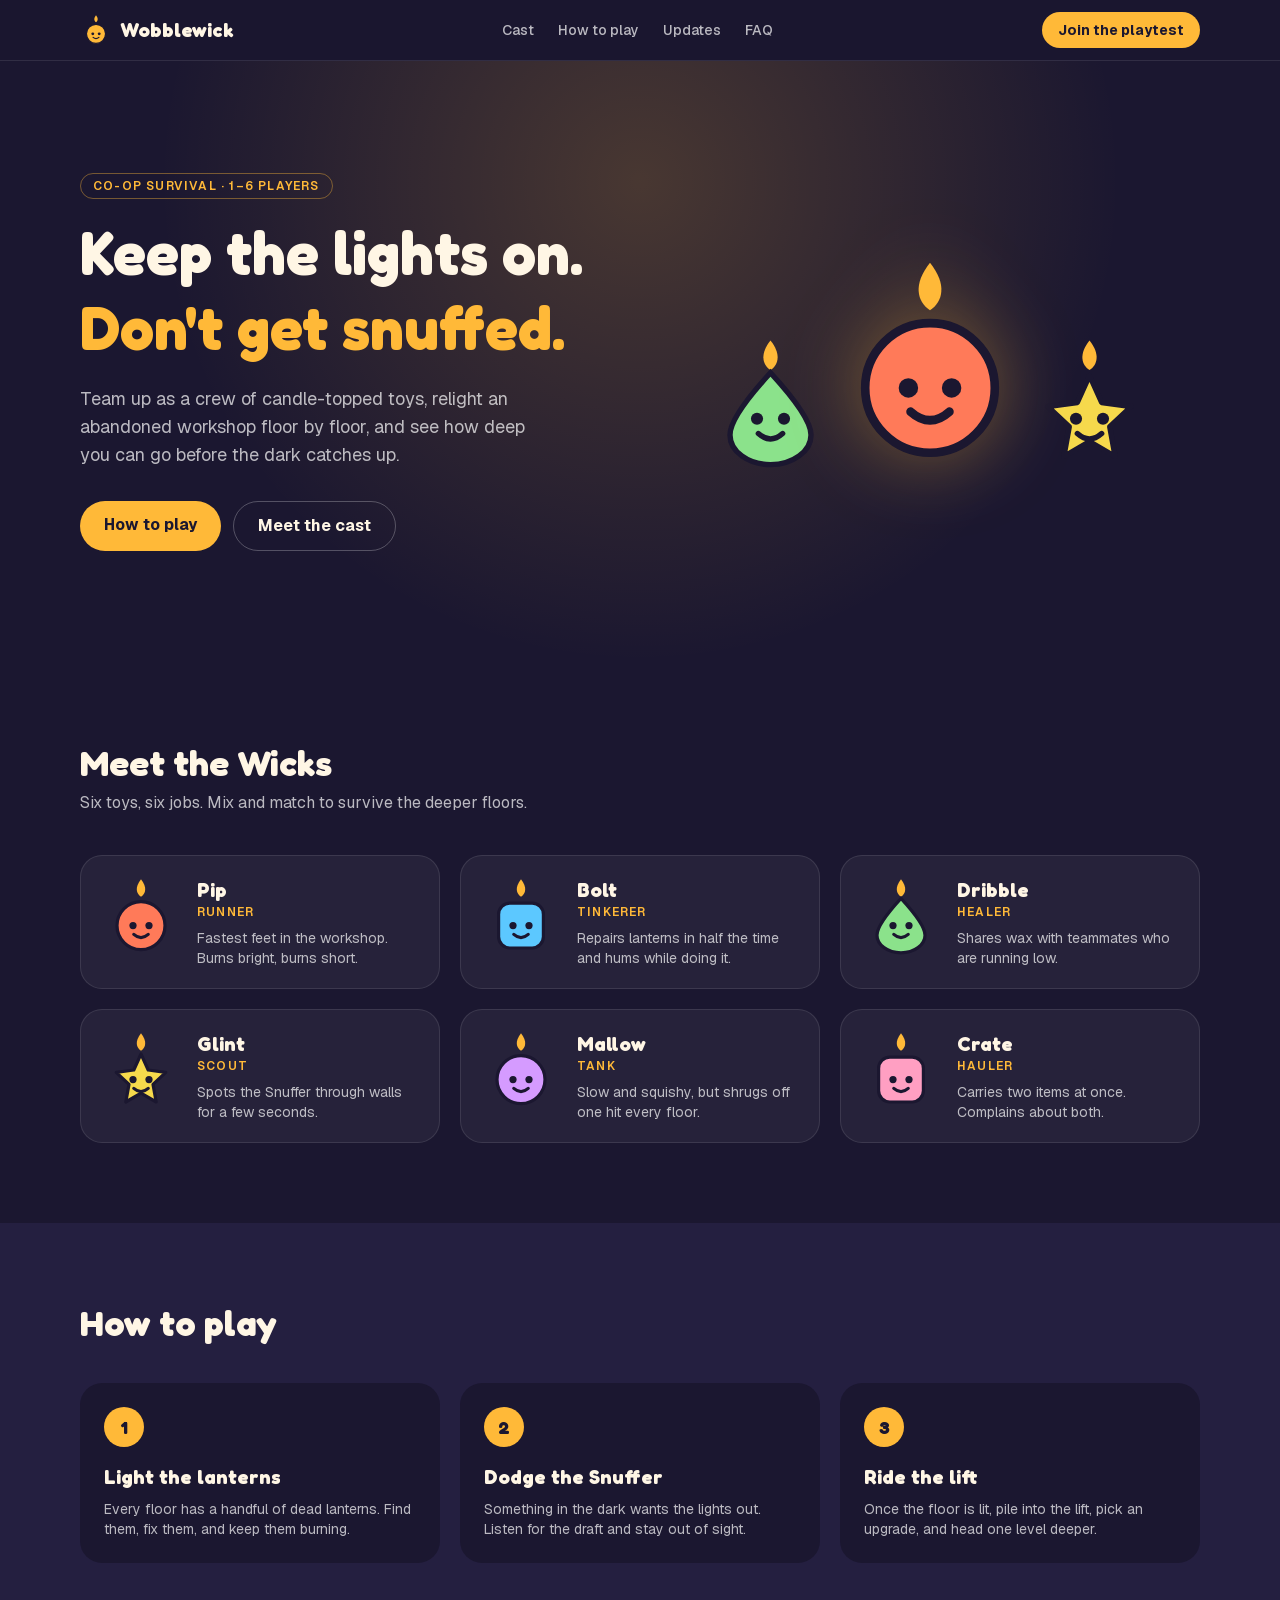
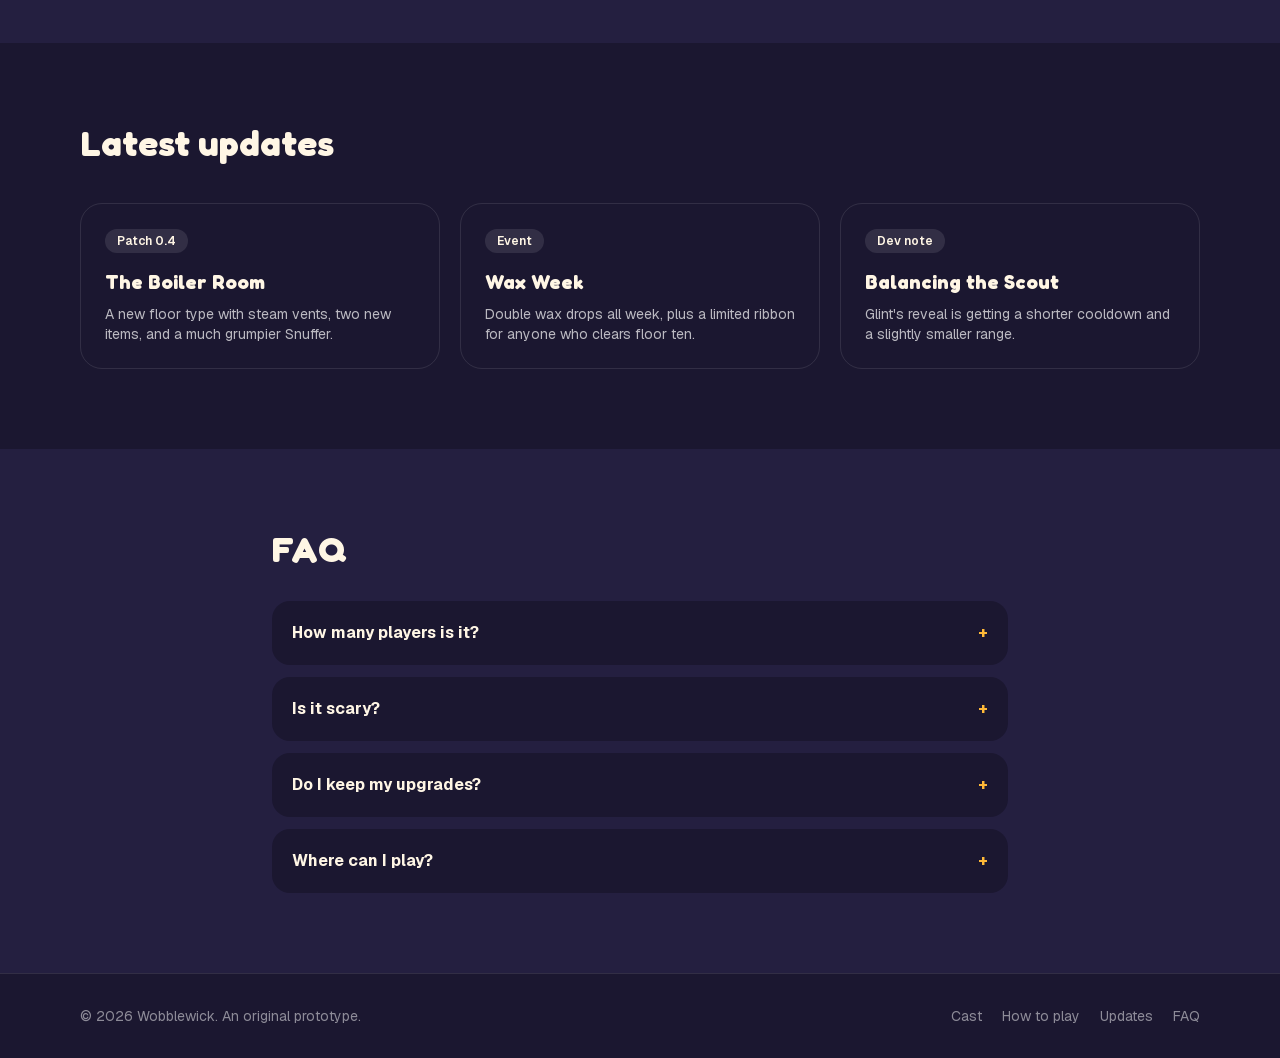
<file: wobblewick-site/wobblewick.html>
<!DOCTYPE html><html lang="en" class="geist_a71539c9-module__T19VSG__variable geist_mono_8d43a2aa-module__8Li5zG__variable fredoka_5dae6085-module__-KAe2W__variable h-full antialiased"><head><meta charSet="utf-8"/><meta name="viewport" content="width=device-width, initial-scale=1"/><title>Wobblewick</title><meta name="description" content="A co-op survival game about keeping the lights on."/><meta name="next-size-adjust" content=""/><style>@font-face{font-family:Geist;font-style:normal;font-weight:100 900;font-display:swap;src:url([data-uri])format("woff2");unicode-range:U+460-52F,U+1C80-1C8A,U+20B4,U+2DE0-2DFF,U+A640-A69F,U+FE2E-FE2F}@font-face{font-family:Geist;font-style:normal;font-weight:100 900;font-display:swap;src:url([data-uri])format("woff2");unicode-range:U+301,U+400-45F,U+490-491,U+4B0-4B1,U+2116}@font-face{font-family:Geist;font-style:normal;font-weight:100 900;font-display:swap;src:url([data-uri])format("woff2");unicode-range:U+102-103,U+110-111,U+128-129,U+168-169,U+1A0-1A1,U+1AF-1B0,U+300-301,U+303-304,U+308-309,U+323,U+329,U+1EA0-1EF9,U+20AB}@font-face{font-family:Geist;font-style:normal;font-weight:100 900;font-display:swap;src:url([data-uri])format("woff2");unicode-range:U+100-2BA,U+2BD-2C5,U+2C7-2CC,U+2CE-2D7,U+2DD-2FF,U+304,U+308,U+329,U+1D00-1DBF,U+1E00-1E9F,U+1EF2-1EFF,U+2020,U+20A0-20AB,U+20AD-20C4,U+2113,U+2C60-2C7F,U+A720-A7FF}@font-face{font-family:Geist;font-style:normal;font-weight:100 900;font-display:swap;src:url([data-uri])format("woff2");unicode-range:U+??,U+131,U+152-153,U+2BB-2BC,U+2C6,U+2DA,U+2DC,U+304,U+308,U+329,U+2000-206F,U+20AC,U+2122,U+2191,U+2193,U+2212,U+2215,U+FEFF,U+FFFD}@font-face{font-family:Geist Fallback;src:local(Arial);ascent-override:95.94%;descent-override:28.16%;line-gap-override:0.0%;size-adjust:104.76%}.geist_a71539c9-module__T19VSG__className{font-family:Geist,Geist Fallback;font-style:normal}.geist_a71539c9-module__T19VSG__variable{--font-geist-sans:"Geist", "Geist Fallback"}
@font-face{font-family:Fredoka;font-style:normal;font-weight:300 700;font-stretch:100%;font-display:swap;src:url([data-uri])format("woff2");unicode-range:U+307-308,U+590-5FF,U+200C-2010,U+20AA,U+25CC,U+FB1D-FB4F}@font-face{font-family:Fredoka;font-style:normal;font-weight:300 700;font-stretch:100%;font-display:swap;src:url([data-uri])format("woff2");unicode-range:U+100-2BA,U+2BD-2C5,U+2C7-2CC,U+2CE-2D7,U+2DD-2FF,U+304,U+308,U+329,U+1D00-1DBF,U+1E00-1E9F,U+1EF2-1EFF,U+2020,U+20A0-20AB,U+20AD-20C4,U+2113,U+2C60-2C7F,U+A720-A7FF}@font-face{font-family:Fredoka;font-style:normal;font-weight:300 700;font-stretch:100%;font-display:swap;src:url([data-uri])format("woff2");unicode-range:U+??,U+131,U+152-153,U+2BB-2BC,U+2C6,U+2DA,U+2DC,U+304,U+308,U+329,U+2000-206F,U+20AC,U+2122,U+2191,U+2193,U+2212,U+2215,U+FEFF,U+FFFD}@font-face{font-family:Fredoka Fallback;src:local(Arial);ascent-override:95.64%;descent-override:23.17%;line-gap-override:0.0%;size-adjust:101.84%}.fredoka_5dae6085-module__-KAe2W__className{font-family:Fredoka,Fredoka Fallback;font-style:normal}.fredoka_5dae6085-module__-KAe2W__variable{--font-fredoka:"Fredoka", "Fredoka Fallback"}
@font-face{font-family:Geist Mono;font-style:normal;font-weight:100 900;font-display:swap;src:url([data-uri])format("woff2");unicode-range:U+460-52F,U+1C80-1C8A,U+20B4,U+2DE0-2DFF,U+A640-A69F,U+FE2E-FE2F}@font-face{font-family:Geist Mono;font-style:normal;font-weight:100 900;font-display:swap;src:url([data-uri])format("woff2");unicode-range:U+301,U+400-45F,U+490-491,U+4B0-4B1,U+2116}@font-face{font-family:Geist Mono;font-style:normal;font-weight:100 900;font-display:swap;src:url([data-uri])format("woff2");unicode-range:U+2000-2001,U+2004-2008,U+200A,U+23B8-23BD,U+2500-259F}@font-face{font-family:Geist Mono;font-style:normal;font-weight:100 900;font-display:swap;src:url([data-uri])format("woff2");unicode-range:U+102-103,U+110-111,U+128-129,U+168-169,U+1A0-1A1,U+1AF-1B0,U+300-301,U+303-304,U+308-309,U+323,U+329,U+1EA0-1EF9,U+20AB}@font-face{font-family:Geist Mono;font-style:normal;font-weight:100 900;font-display:swap;src:url([data-uri])format("woff2");unicode-range:U+100-2BA,U+2BD-2C5,U+2C7-2CC,U+2CE-2D7,U+2DD-2FF,U+304,U+308,U+329,U+1D00-1DBF,U+1E00-1E9F,U+1EF2-1EFF,U+2020,U+20A0-20AB,U+20AD-20C4,U+2113,U+2C60-2C7F,U+A720-A7FF}@font-face{font-family:Geist Mono;font-style:normal;font-weight:100 900;font-display:swap;src:url([data-uri])format("woff2");unicode-range:U+??,U+131,U+152-153,U+2BB-2BC,U+2C6,U+2DA,U+2DC,U+304,U+308,U+329,U+2000-206F,U+20AC,U+2122,U+2191,U+2193,U+2212,U+2215,U+FEFF,U+FFFD}@font-face{font-family:Geist Mono Fallback;src:local(Arial);ascent-override:74.67%;descent-override:21.92%;line-gap-override:0.0%;size-adjust:134.59%}.geist_mono_8d43a2aa-module__8Li5zG__className{font-family:Geist Mono,Geist Mono Fallback;font-style:normal}.geist_mono_8d43a2aa-module__8Li5zG__variable{--font-geist-mono:"Geist Mono", "Geist Mono Fallback"}
@layer properties{@supports (((-webkit-hyphens:none)) and (not (margin-trim:inline))) or ((-moz-orient:inline) and (not (color:rgb(from red r g b)))){*,:before,:after,::backdrop{--tw-translate-x:0;--tw-translate-y:0;--tw-translate-z:0;--tw-space-y-reverse:0;--tw-border-style:solid;--tw-leading:initial;--tw-font-weight:initial;--tw-tracking:initial;--tw-outline-style:solid;--tw-blur:initial;--tw-brightness:initial;--tw-contrast:initial;--tw-grayscale:initial;--tw-hue-rotate:initial;--tw-invert:initial;--tw-opacity:initial;--tw-saturate:initial;--tw-sepia:initial;--tw-drop-shadow:initial;--tw-drop-shadow-color:initial;--tw-drop-shadow-alpha:100%;--tw-drop-shadow-size:initial;--tw-backdrop-blur:initial;--tw-backdrop-brightness:initial;--tw-backdrop-contrast:initial;--tw-backdrop-grayscale:initial;--tw-backdrop-hue-rotate:initial;--tw-backdrop-invert:initial;--tw-backdrop-opacity:initial;--tw-backdrop-saturate:initial;--tw-backdrop-sepia:initial;--tw-shadow:0 0 #0000;--tw-shadow-color:initial;--tw-shadow-alpha:100%;--tw-inset-shadow:0 0 #0000;--tw-inset-shadow-color:initial;--tw-inset-shadow-alpha:100%;--tw-ring-color:initial;--tw-ring-shadow:0 0 #0000;--tw-inset-ring-color:initial;--tw-inset-ring-shadow:0 0 #0000;--tw-ring-inset:initial;--tw-ring-offset-width:0px;--tw-ring-offset-color:#fff;--tw-ring-offset-shadow:0 0 #0000;--tw-animation-delay:0s;--tw-animation-direction:normal;--tw-animation-duration:initial;--tw-animation-fill-mode:none;--tw-animation-iteration-count:1;--tw-enter-blur:0;--tw-enter-opacity:1;--tw-enter-rotate:0;--tw-enter-scale:1;--tw-enter-translate-x:0;--tw-enter-translate-y:0;--tw-exit-blur:0;--tw-exit-opacity:1;--tw-exit-rotate:0;--tw-exit-scale:1;--tw-exit-translate-x:0;--tw-exit-translate-y:0}}}@layer theme{:root,:host{--font-sans:"Geist", "Geist Fallback", ui-sans-serif, system-ui, sans-serif;--color-white:#fff;--spacing:.25rem;--container-md:28rem;--container-3xl:48rem;--container-6xl:72rem;--text-xs:.75rem;--text-xs--line-height:calc(1 / .75);--text-sm:.875rem;--text-sm--line-height:calc(1.25 / .875);--text-lg:1.125rem;--text-lg--line-height:calc(1.75 / 1.125);--text-xl:1.25rem;--text-xl--line-height:calc(1.75 / 1.25);--text-3xl:1.875rem;--text-3xl--line-height:calc(2.25 / 1.875);--text-4xl:2.25rem;--text-4xl--line-height:calc(2.5 / 2.25);--text-5xl:3rem;--text-5xl--line-height:1;--text-6xl:3.75rem;--text-6xl--line-height:1;--font-weight-medium:500;--font-weight-semibold:600;--font-weight-bold:700;--tracking-widest:.1em;--leading-tight:1.25;--radius-md:calc(var(--radius) * .8);--default-transition-duration:.15s;--default-transition-timing-function:cubic-bezier(.4, 0, .2, 1);--default-font-family:"Geist", "Geist Fallback", ui-sans-serif, system-ui, sans-serif;--default-mono-font-family:"Geist Mono", "Geist Mono Fallback", ui-monospace, monospace}}@layer base{*,:after,:before,::backdrop{box-sizing:border-box;border:0 solid;margin:0;padding:0}::file-selector-button{box-sizing:border-box;border:0 solid;margin:0;padding:0}html,:host{-webkit-text-size-adjust:100%;tab-size:4;line-height:1.5;font-family:var(--default-font-family,ui-sans-serif, system-ui, sans-serif, "Apple Color Emoji", "Segoe UI Emoji", "Segoe UI Symbol", "Noto Color Emoji");font-feature-settings:var(--default-font-feature-settings,normal);font-variation-settings:var(--default-font-variation-settings,normal);-webkit-tap-highlight-color:transparent}hr{height:0;color:inherit;border-top-width:1px}abbr:where([title]){-webkit-text-decoration:underline dotted;text-decoration:underline dotted}h1,h2,h3,h4,h5,h6{font-size:inherit;font-weight:inherit}a{color:inherit;-webkit-text-decoration:inherit;-webkit-text-decoration:inherit;-webkit-text-decoration:inherit;-webkit-text-decoration:inherit;text-decoration:inherit}b,strong{font-weight:bolder}code,kbd,samp,pre{font-family:var(--default-mono-font-family,ui-monospace, SFMono-Regular, Menlo, Monaco, Consolas, "Liberation Mono", "Courier New", monospace);font-feature-settings:var(--default-mono-font-feature-settings,normal);font-variation-settings:var(--default-mono-font-variation-settings,normal);font-size:1em}small{font-size:80%}sub,sup{vertical-align:baseline;font-size:75%;line-height:0;position:relative}sub{bottom:-.25em}sup{top:-.5em}table{text-indent:0;border-color:inherit;border-collapse:collapse}:-moz-focusring{outline:auto}progress{vertical-align:baseline}summary{display:list-item}ol,ul,menu{list-style:none}img,svg,video,canvas,audio,iframe,embed,object{vertical-align:middle;display:block}img,video{max-width:100%;height:auto}button,input,select,optgroup,textarea{font:inherit;font-feature-settings:inherit;font-variation-settings:inherit;letter-spacing:inherit;color:inherit;opacity:1;background-color:#0000;border-radius:0}::file-selector-button{font:inherit;font-feature-settings:inherit;font-variation-settings:inherit;letter-spacing:inherit;color:inherit;opacity:1;background-color:#0000;border-radius:0}:where(select:is([multiple],[size])) optgroup{font-weight:bolder}:where(select:is([multiple],[size])) optgroup option{padding-inline-start:20px}::file-selector-button{margin-inline-end:4px}::placeholder{opacity:1}@supports (not ((-webkit-appearance:-apple-pay-button))) or (contain-intrinsic-size:1px){::placeholder{color:currentColor}@supports (color:color-mix(in lab, red, red)){::placeholder{color:color-mix(in oklab, currentcolor 50%, transparent)}}}textarea{resize:vertical}::-webkit-search-decoration{-webkit-appearance:none}::-webkit-date-and-time-value{min-height:1lh;text-align:inherit}::-webkit-datetime-edit{display:inline-flex}::-webkit-datetime-edit-fields-wrapper{padding:0}::-webkit-datetime-edit{padding-block:0}::-webkit-datetime-edit-year-field{padding-block:0}::-webkit-datetime-edit-month-field{padding-block:0}::-webkit-datetime-edit-day-field{padding-block:0}::-webkit-datetime-edit-hour-field{padding-block:0}::-webkit-datetime-edit-minute-field{padding-block:0}::-webkit-datetime-edit-second-field{padding-block:0}::-webkit-datetime-edit-millisecond-field{padding-block:0}::-webkit-datetime-edit-meridiem-field{padding-block:0}::-webkit-calendar-picker-indicator{line-height:1}:-moz-ui-invalid{box-shadow:none}button,input:where([type=button],[type=reset],[type=submit]){appearance:button}::file-selector-button{appearance:button}::-webkit-inner-spin-button{height:auto}::-webkit-outer-spin-button{height:auto}[hidden]:where(:not([hidden=until-found])){display:none!important}*{border-color:var(--border);outline-color:var(--ring)}@supports (color:color-mix(in lab, red, red)){*{outline-color:color-mix(in oklab, var(--ring) 50%, transparent)}}body{background-color:var(--background);color:var(--foreground)}html{font-family:Geist,Geist Fallback,ui-sans-serif,system-ui,sans-serif}}@layer components;@layer utilities{.visible{visibility:visible}.absolute{position:absolute}.fixed{position:fixed}.relative{position:relative}.static{position:static}.sticky{position:sticky}.inset-0{inset:calc(var(--spacing) * 0)}.start{inset-inline-start:var(--spacing)}.top-0{top:calc(var(--spacing) * 0)}.isolate{isolation:isolate}.z-10{z-index:10}.z-\[1\]{z-index:1}.mx-auto{margin-inline:auto}.mt-2{margin-top:calc(var(--spacing) * 2)}.mt-3{margin-top:calc(var(--spacing) * 3)}.mt-4{margin-top:calc(var(--spacing) * 4)}.mt-5{margin-top:calc(var(--spacing) * 5)}.mt-8{margin-top:calc(var(--spacing) * 8)}.mt-10{margin-top:calc(var(--spacing) * 10)}.mb-4{margin-bottom:calc(var(--spacing) * 4)}.block{display:block}.flex{display:flex}.grid{display:grid}.hidden{display:none}.inline{display:inline}.inline-block{display:inline-block}.inline-flex{display:inline-flex}.table{display:table}.size-6{width:calc(var(--spacing) * 6);height:calc(var(--spacing) * 6)}.size-7{width:calc(var(--spacing) * 7);height:calc(var(--spacing) * 7)}.size-8{width:calc(var(--spacing) * 8);height:calc(var(--spacing) * 8)}.size-9{width:calc(var(--spacing) * 9);height:calc(var(--spacing) * 9)}.size-10{width:calc(var(--spacing) * 10);height:calc(var(--spacing) * 10)}.size-20{width:calc(var(--spacing) * 20);height:calc(var(--spacing) * 20)}.h-6{height:calc(var(--spacing) * 6)}.h-7{height:calc(var(--spacing) * 7)}.h-8{height:calc(var(--spacing) * 8)}.h-9{height:calc(var(--spacing) * 9)}.h-full{height:100%}.min-h-full{min-height:100%}.w-1\/4{width:25%}.w-2\/5{width:40%}.max-w-3xl{max-width:var(--container-3xl)}.max-w-6xl{max-width:var(--container-6xl)}.max-w-md{max-width:var(--container-md)}.shrink-0{flex-shrink:0}.-translate-x-4{--tw-translate-x:calc(var(--spacing) * -4);translate:var(--tw-translate-x) var(--tw-translate-y)}.translate-x-4{--tw-translate-x:calc(var(--spacing) * 4);translate:var(--tw-translate-x) var(--tw-translate-y)}.cursor-pointer{cursor:pointer}.scroll-mt-16{scroll-margin-top:calc(var(--spacing) * 16)}.list-none{list-style-type:none}.flex-col{flex-direction:column}.flex-wrap{flex-wrap:wrap}.items-center{align-items:center}.items-end{align-items:flex-end}.justify-between{justify-content:space-between}.justify-center{justify-content:center}.gap-1{gap:calc(var(--spacing) * 1)}.gap-1\.5{gap:calc(var(--spacing) * 1.5)}.gap-2{gap:calc(var(--spacing) * 2)}.gap-3{gap:calc(var(--spacing) * 3)}.gap-4{gap:calc(var(--spacing) * 4)}.gap-5{gap:calc(var(--spacing) * 5)}.gap-6{gap:calc(var(--spacing) * 6)}.gap-10{gap:calc(var(--spacing) * 10)}:where(.space-y-3>:not(:last-child)){--tw-space-y-reverse:0;margin-block-start:calc(calc(var(--spacing) * 3) * var(--tw-space-y-reverse));margin-block-end:calc(calc(var(--spacing) * 3) * calc(1 - var(--tw-space-y-reverse)))}.overflow-hidden{overflow:hidden}.rounded-2xl{border-radius:calc(var(--radius) * 1.8)}.rounded-3xl{border-radius:calc(var(--radius) * 2.2)}.rounded-\[min\(var\(--radius-md\)\,10px\)\]{border-radius:min(var(--radius-md), 10px)}.rounded-\[min\(var\(--radius-md\)\,12px\)\]{border-radius:min(var(--radius-md), 12px)}.rounded-full{border-radius:3.40282e38px}.rounded-lg{border-radius:var(--radius)}.border{border-style:var(--tw-border-style);border-width:1px}.border-t{border-top-style:var(--tw-border-style);border-top-width:1px}.border-b{border-bottom-style:var(--tw-border-style);border-bottom-width:1px}.border-\[\#ffb938\]\/40{border-color:#ffb93866;border-color:lab(80.3305% 18.3131 70.7892/.4)}.border-border{border-color:var(--border)}.border-transparent{border-color:#0000}.border-white\/10{border-color:#ffffff1a}@supports (color:color-mix(in lab, red, red)){.border-white\/10{border-color:color-mix(in oklab, var(--color-white) 10%, transparent)}}.border-white\/25{border-color:#ffffff40}@supports (color:color-mix(in lab, red, red)){.border-white\/25{border-color:color-mix(in oklab, var(--color-white) 25%, transparent)}}.bg-\[\#1b1730\]{background-color:#1b1730}.bg-\[\#1b1730\]\/90{background-color:#1b1730e6;background-color:lab(9.29816% 7.80748 -16.2143/.9)}.bg-\[\#241f40\]{background-color:#241f40}.bg-\[\#ffb938\]{background-color:#ffb938}.bg-background{background-color:var(--background)}.bg-destructive\/10{background-color:var(--destructive)}@supports (color:color-mix(in lab, red, red)){.bg-destructive\/10{background-color:color-mix(in oklab, var(--destructive) 10%, transparent)}}.bg-primary{background-color:var(--primary)}.bg-secondary{background-color:var(--secondary)}.bg-white\/5{background-color:#ffffff0d}@supports (color:color-mix(in lab, red, red)){.bg-white\/5{background-color:color-mix(in oklab, var(--color-white) 5%, transparent)}}.bg-white\/10{background-color:#ffffff1a}@supports (color:color-mix(in lab, red, red)){.bg-white\/10{background-color:color-mix(in oklab, var(--color-white) 10%, transparent)}}.bg-\[radial-gradient\(circle_at_50\%_20\%\,\#ffb93833\,transparent_60\%\)\]{background-image:radial-gradient(circle at 50% 20%,#ffb93833,#0000 60%)}.bg-clip-padding{background-clip:padding-box}.p-5{padding:calc(var(--spacing) * 5)}.p-6{padding:calc(var(--spacing) * 6)}.px-2{padding-inline:calc(var(--spacing) * 2)}.px-2\.5{padding-inline:calc(var(--spacing) * 2.5)}.px-3{padding-inline:calc(var(--spacing) * 3)}.px-4{padding-inline:calc(var(--spacing) * 4)}.px-6{padding-inline:calc(var(--spacing) * 6)}.py-1{padding-block:calc(var(--spacing) * 1)}.py-2{padding-block:calc(var(--spacing) * 2)}.py-3{padding-block:calc(var(--spacing) * 3)}.py-8{padding-block:calc(var(--spacing) * 8)}.py-20{padding-block:calc(var(--spacing) * 20)}.font-heading{font-family:var(--font-fredoka), var(--font-sans)}.text-3xl{font-size:var(--text-3xl);line-height:var(--tw-leading,var(--text-3xl--line-height))}.text-5xl{font-size:var(--text-5xl);line-height:var(--tw-leading,var(--text-5xl--line-height))}.text-lg{font-size:var(--text-lg);line-height:var(--tw-leading,var(--text-lg--line-height))}.text-sm{font-size:var(--text-sm);line-height:var(--tw-leading,var(--text-sm--line-height))}.text-xl{font-size:var(--text-xl);line-height:var(--tw-leading,var(--text-xl--line-height))}.text-xs{font-size:var(--text-xs);line-height:var(--tw-leading,var(--text-xs--line-height))}.text-\[0\.8rem\]{font-size:.8rem}.leading-tight{--tw-leading:var(--leading-tight);line-height:var(--leading-tight)}.font-bold{--tw-font-weight:var(--font-weight-bold);font-weight:var(--font-weight-bold)}.font-medium{--tw-font-weight:var(--font-weight-medium);font-weight:var(--font-weight-medium)}.font-semibold{--tw-font-weight:var(--font-weight-semibold);font-weight:var(--font-weight-semibold)}.tracking-widest{--tw-tracking:var(--tracking-widest);letter-spacing:var(--tracking-widest)}.whitespace-nowrap{white-space:nowrap}.text-\[\#1b1730\]{color:#1b1730}.text-\[\#ffb938\]{color:#ffb938}.text-\[\#fff6e5\]{color:#fff6e5}.text-destructive{color:var(--destructive)}.text-primary{color:var(--primary)}.text-primary-foreground{color:var(--primary-foreground)}.text-secondary-foreground{color:var(--secondary-foreground)}.text-white\/50{color:#ffffff80}@supports (color:color-mix(in lab, red, red)){.text-white\/50{color:color-mix(in oklab, var(--color-white) 50%, transparent)}}.text-white\/70{color:#ffffffb3}@supports (color:color-mix(in lab, red, red)){.text-white\/70{color:color-mix(in oklab, var(--color-white) 70%, transparent)}}.uppercase{text-transform:uppercase}.underline-offset-4{text-underline-offset:4px}.antialiased{-webkit-font-smoothing:antialiased;-moz-osx-font-smoothing:grayscale}.outline{outline-style:var(--tw-outline-style);outline-width:1px}.drop-shadow-\[0_0_40px_\#ffb93866\]{--tw-drop-shadow-size:drop-shadow(0 0 40px var(--tw-drop-shadow-color,#ffb93866));--tw-drop-shadow:var(--tw-drop-shadow-size);filter:var(--tw-blur,) var(--tw-brightness,) var(--tw-contrast,) var(--tw-grayscale,) var(--tw-hue-rotate,) var(--tw-invert,) var(--tw-saturate,) var(--tw-sepia,) var(--tw-drop-shadow,)}.backdrop-blur{--tw-backdrop-blur:blur(8px);-webkit-backdrop-filter:var(--tw-backdrop-blur,) var(--tw-backdrop-brightness,) var(--tw-backdrop-contrast,) var(--tw-backdrop-grayscale,) var(--tw-backdrop-hue-rotate,) var(--tw-backdrop-invert,) var(--tw-backdrop-opacity,) var(--tw-backdrop-saturate,) var(--tw-backdrop-sepia,);backdrop-filter:var(--tw-backdrop-blur,) var(--tw-backdrop-brightness,) var(--tw-backdrop-contrast,) var(--tw-backdrop-grayscale,) var(--tw-backdrop-hue-rotate,) var(--tw-backdrop-invert,) var(--tw-backdrop-opacity,) var(--tw-backdrop-saturate,) var(--tw-backdrop-sepia,)}.transition{transition-property:color,background-color,border-color,outline-color,text-decoration-color,fill,stroke,--tw-gradient-from,--tw-gradient-via,--tw-gradient-to,opacity,box-shadow,transform,translate,scale,rotate,filter,-webkit-backdrop-filter,backdrop-filter,display,content-visibility,overlay,pointer-events;transition-timing-function:var(--tw-ease,var(--default-transition-timing-function));transition-duration:var(--tw-duration,var(--default-transition-duration))}.transition-all{transition-property:all;transition-timing-function:var(--tw-ease,var(--default-transition-timing-function));transition-duration:var(--tw-duration,var(--default-transition-duration))}.outline-none{--tw-outline-style:none;outline-style:none}.select-none{-webkit-user-select:none;user-select:none}.running{animation-play-state:running}.group-open\:rotate-45:is(:where(.group):is([open],:popover-open,:open) *){rotate:45deg}@media (hover:hover){.hover\:-translate-y-1:hover{--tw-translate-y:calc(var(--spacing) * -1);translate:var(--tw-translate-x) var(--tw-translate-y)}.hover\:border-\[\#ffb938\]:hover{border-color:#ffb938}.hover\:border-\[\#ffb938\]\/60:hover{border-color:#ffb93899;border-color:lab(80.3305% 18.3131 70.7892/.6)}.hover\:bg-\[\#ffc95e\]:hover{background-color:#ffc95e}.hover\:bg-destructive\/20:hover{background-color:var(--destructive)}@supports (color:color-mix(in lab, red, red)){.hover\:bg-destructive\/20:hover{background-color:color-mix(in oklab, var(--destructive) 20%, transparent)}}.hover\:bg-muted:hover{background-color:var(--muted)}.hover\:bg-secondary\/80:hover{background-color:var(--secondary)}@supports (color:color-mix(in lab, red, red)){.hover\:bg-secondary\/80:hover{background-color:color-mix(in oklab, var(--secondary) 80%, transparent)}}.hover\:text-\[\#ffb938\]:hover{color:#ffb938}.hover\:text-foreground:hover{color:var(--foreground)}.hover\:underline:hover{text-decoration-line:underline}}.focus-visible\:border-destructive\/40:focus-visible{border-color:var(--destructive)}@supports (color:color-mix(in lab, red, red)){.focus-visible\:border-destructive\/40:focus-visible{border-color:color-mix(in oklab, var(--destructive) 40%, transparent)}}.focus-visible\:border-ring:focus-visible{border-color:var(--ring)}.focus-visible\:ring-3:focus-visible{--tw-ring-shadow:var(--tw-ring-inset,) 0 0 0 calc(3px + var(--tw-ring-offset-width)) var(--tw-ring-color,currentcolor);box-shadow:var(--tw-inset-shadow), var(--tw-inset-ring-shadow), var(--tw-ring-offset-shadow), var(--tw-ring-shadow), var(--tw-shadow)}.focus-visible\:ring-destructive\/20:focus-visible{--tw-ring-color:var(--destructive)}@supports (color:color-mix(in lab, red, red)){.focus-visible\:ring-destructive\/20:focus-visible{--tw-ring-color:color-mix(in oklab, var(--destructive) 20%, transparent)}}.focus-visible\:ring-ring\/50:focus-visible{--tw-ring-color:var(--ring)}@supports (color:color-mix(in lab, red, red)){.focus-visible\:ring-ring\/50:focus-visible{--tw-ring-color:color-mix(in oklab, var(--ring) 50%, transparent)}}.active\:not-aria-\[haspopup\]\:translate-y-px:active:not([aria-haspopup]){--tw-translate-y:1px;translate:var(--tw-translate-x) var(--tw-translate-y)}.disabled\:pointer-events-none:disabled{pointer-events:none}.disabled\:opacity-50:disabled{opacity:.5}:where([data-slot=button-group]) .in-data-\[slot\=button-group\]\:rounded-lg{border-radius:var(--radius)}.has-data-\[icon\=inline-end\]\:pr-1\.5:has([data-icon=inline-end]){padding-right:calc(var(--spacing) * 1.5)}.has-data-\[icon\=inline-end\]\:pr-2:has([data-icon=inline-end]){padding-right:calc(var(--spacing) * 2)}.has-data-\[icon\=inline-end\]\:pr-3:has([data-icon=inline-end]){padding-right:calc(var(--spacing) * 3)}.has-data-\[icon\=inline-start\]\:pl-1\.5:has([data-icon=inline-start]){padding-left:calc(var(--spacing) * 1.5)}.has-data-\[icon\=inline-start\]\:pl-2:has([data-icon=inline-start]){padding-left:calc(var(--spacing) * 2)}.has-data-\[icon\=inline-start\]\:pl-3:has([data-icon=inline-start]){padding-left:calc(var(--spacing) * 3)}.aria-expanded\:bg-muted[aria-expanded=true]{background-color:var(--muted)}.aria-expanded\:bg-secondary[aria-expanded=true]{background-color:var(--secondary)}.aria-expanded\:text-foreground[aria-expanded=true]{color:var(--foreground)}.aria-expanded\:text-secondary-foreground[aria-expanded=true]{color:var(--secondary-foreground)}.aria-invalid\:border-destructive[aria-invalid=true]{border-color:var(--destructive)}.aria-invalid\:ring-3[aria-invalid=true]{--tw-ring-shadow:var(--tw-ring-inset,) 0 0 0 calc(3px + var(--tw-ring-offset-width)) var(--tw-ring-color,currentcolor);box-shadow:var(--tw-inset-shadow), var(--tw-inset-ring-shadow), var(--tw-ring-offset-shadow), var(--tw-ring-shadow), var(--tw-shadow)}.aria-invalid\:ring-destructive\/20[aria-invalid=true]{--tw-ring-color:var(--destructive)}@supports (color:color-mix(in lab, red, red)){.aria-invalid\:ring-destructive\/20[aria-invalid=true]{--tw-ring-color:color-mix(in oklab, var(--destructive) 20%, transparent)}}@media (min-width:40rem){.sm\:flex{display:flex}.sm\:grid-cols-2{grid-template-columns:repeat(2,minmax(0,1fr))}.sm\:flex-row{flex-direction:row}}@media (min-width:48rem){.md\:grid-cols-2{grid-template-columns:repeat(2,minmax(0,1fr))}.md\:grid-cols-3{grid-template-columns:repeat(3,minmax(0,1fr))}.md\:py-28{padding-block:calc(var(--spacing) * 28)}.md\:text-4xl{font-size:var(--text-4xl);line-height:var(--tw-leading,var(--text-4xl--line-height))}.md\:text-6xl{font-size:var(--text-6xl);line-height:var(--tw-leading,var(--text-6xl--line-height))}}@media (min-width:64rem){.lg\:grid-cols-3{grid-template-columns:repeat(3,minmax(0,1fr))}}.dark\:border-input:is(.dark *){border-color:var(--input)}.dark\:bg-destructive\/20:is(.dark *){background-color:var(--destructive)}@supports (color:color-mix(in lab, red, red)){.dark\:bg-destructive\/20:is(.dark *){background-color:color-mix(in oklab, var(--destructive) 20%, transparent)}}.dark\:bg-input\/30:is(.dark *){background-color:var(--input)}@supports (color:color-mix(in lab, red, red)){.dark\:bg-input\/30:is(.dark *){background-color:color-mix(in oklab, var(--input) 30%, transparent)}}@media (hover:hover){.dark\:hover\:bg-destructive\/30:is(.dark *):hover{background-color:var(--destructive)}@supports (color:color-mix(in lab, red, red)){.dark\:hover\:bg-destructive\/30:is(.dark *):hover{background-color:color-mix(in oklab, var(--destructive) 30%, transparent)}}.dark\:hover\:bg-input\/50:is(.dark *):hover{background-color:var(--input)}@supports (color:color-mix(in lab, red, red)){.dark\:hover\:bg-input\/50:is(.dark *):hover{background-color:color-mix(in oklab, var(--input) 50%, transparent)}}.dark\:hover\:bg-muted\/50:is(.dark *):hover{background-color:var(--muted)}@supports (color:color-mix(in lab, red, red)){.dark\:hover\:bg-muted\/50:is(.dark *):hover{background-color:color-mix(in oklab, var(--muted) 50%, transparent)}}}.dark\:focus-visible\:ring-destructive\/40:is(.dark *):focus-visible{--tw-ring-color:var(--destructive)}@supports (color:color-mix(in lab, red, red)){.dark\:focus-visible\:ring-destructive\/40:is(.dark *):focus-visible{--tw-ring-color:color-mix(in oklab, var(--destructive) 40%, transparent)}}.dark\:aria-invalid\:border-destructive\/50:is(.dark *)[aria-invalid=true]{border-color:var(--destructive)}@supports (color:color-mix(in lab, red, red)){.dark\:aria-invalid\:border-destructive\/50:is(.dark *)[aria-invalid=true]{border-color:color-mix(in oklab, var(--destructive) 50%, transparent)}}.dark\:aria-invalid\:ring-destructive\/40:is(.dark *)[aria-invalid=true]{--tw-ring-color:var(--destructive)}@supports (color:color-mix(in lab, red, red)){.dark\:aria-invalid\:ring-destructive\/40:is(.dark *)[aria-invalid=true]{--tw-ring-color:color-mix(in oklab, var(--destructive) 40%, transparent)}}.\[\&_svg\]\:pointer-events-none svg{pointer-events:none}.\[\&_svg\]\:shrink-0 svg{flex-shrink:0}.\[\&_svg\:not\(\[class\*\=\'size-\'\]\)\]\:size-3 svg:not([class*=size-]){width:calc(var(--spacing) * 3);height:calc(var(--spacing) * 3)}.\[\&_svg\:not\(\[class\*\=\'size-\'\]\)\]\:size-3\.5 svg:not([class*=size-]){width:calc(var(--spacing) * 3.5);height:calc(var(--spacing) * 3.5)}.\[\&_svg\:not\(\[class\*\=\'size-\'\]\)\]\:size-4 svg:not([class*=size-]){width:calc(var(--spacing) * 4);height:calc(var(--spacing) * 4)}@media (hover:hover){.\[a\]\:hover\:bg-primary\/80:is(a):hover{background-color:var(--primary)}@supports (color:color-mix(in lab, red, red)){.\[a\]\:hover\:bg-primary\/80:is(a):hover{background-color:color-mix(in oklab, var(--primary) 80%, transparent)}}}}@property --tw-animation-delay{syntax:"*";inherits:false;initial-value:0s}@property --tw-animation-direction{syntax:"*";inherits:false;initial-value:normal}@property --tw-animation-duration{syntax:"*";inherits:false}@property --tw-animation-fill-mode{syntax:"*";inherits:false;initial-value:none}@property --tw-animation-iteration-count{syntax:"*";inherits:false;initial-value:1}@property --tw-enter-blur{syntax:"*";inherits:false;initial-value:0}@property --tw-enter-opacity{syntax:"*";inherits:false;initial-value:1}@property --tw-enter-rotate{syntax:"*";inherits:false;initial-value:0}@property --tw-enter-scale{syntax:"*";inherits:false;initial-value:1}@property --tw-enter-translate-x{syntax:"*";inherits:false;initial-value:0}@property --tw-enter-translate-y{syntax:"*";inherits:false;initial-value:0}@property --tw-exit-blur{syntax:"*";inherits:false;initial-value:0}@property --tw-exit-opacity{syntax:"*";inherits:false;initial-value:1}@property --tw-exit-rotate{syntax:"*";inherits:false;initial-value:0}@property --tw-exit-scale{syntax:"*";inherits:false;initial-value:1}@property --tw-exit-translate-x{syntax:"*";inherits:false;initial-value:0}@property --tw-exit-translate-y{syntax:"*";inherits:false;initial-value:0}:root{--background:#fff;--foreground:#0a0a0a;--card:#fff;--card-foreground:#0a0a0a;--popover:#fff;--popover-foreground:#0a0a0a;--primary:#171717;--primary-foreground:#fafafa;--secondary:#f5f5f5;--secondary-foreground:#171717;--muted:#f5f5f5;--muted-foreground:#737373;--accent:#f5f5f5;--accent-foreground:#171717;--destructive:#e40014;--border:#e5e5e5;--input:#e5e5e5;--ring:#a1a1a1;--chart-1:#d4d4d4;--chart-2:#737373;--chart-3:#525252;--chart-4:#404040;--chart-5:#262626;--radius:.625rem;--sidebar:#fafafa;--sidebar-foreground:#0a0a0a;--sidebar-primary:#171717;--sidebar-primary-foreground:#fafafa;--sidebar-accent:#f5f5f5;--sidebar-accent-foreground:#171717;--sidebar-border:#e5e5e5;--sidebar-ring:#a1a1a1}@supports (color:lab(0% 0 0)){:root{--background:lab(100% 0 0);--foreground:lab(2.75381% 0 0);--card:lab(100% 0 0);--card-foreground:lab(2.75381% 0 0);--popover:lab(100% 0 0);--popover-foreground:lab(2.75381% 0 0);--primary:lab(7.78201% -.0000149012 0);--primary-foreground:lab(98.26% 0 0);--secondary:lab(96.52% -.0000298023 .0000119209);--secondary-foreground:lab(7.78201% -.0000149012 0);--muted:lab(96.52% -.0000298023 .0000119209);--muted-foreground:lab(48.496% 0 0);--accent:lab(96.52% -.0000298023 .0000119209);--accent-foreground:lab(7.78201% -.0000149012 0);--destructive:lab(48.4493% 77.4328 61.5452);--border:lab(90.952% 0 -.0000119209);--input:lab(90.952% 0 -.0000119209);--ring:lab(66.128% -.0000298023 .0000119209);--chart-1:lab(84.92% 0 -.0000119209);--chart-2:lab(48.496% 0 0);--chart-3:lab(34.924% 0 0);--chart-4:lab(27.036% 0 0);--chart-5:lab(15.204% 0 -.00000596046);--sidebar:lab(98.26% 0 0);--sidebar-foreground:lab(2.75381% 0 0);--sidebar-primary:lab(7.78201% -.0000149012 0);--sidebar-primary-foreground:lab(98.26% 0 0);--sidebar-accent:lab(96.52% -.0000298023 .0000119209);--sidebar-accent-foreground:lab(7.78201% -.0000149012 0);--sidebar-border:lab(90.952% 0 -.0000119209);--sidebar-ring:lab(66.128% -.0000298023 .0000119209)}}.dark{--background:#0a0a0a;--foreground:#fafafa;--card:#171717;--card-foreground:#fafafa;--popover:#171717;--popover-foreground:#fafafa;--primary:#e5e5e5;--primary-foreground:#171717;--secondary:#262626;--secondary-foreground:#fafafa;--muted:#262626;--muted-foreground:#a1a1a1;--accent:#262626;--accent-foreground:#fafafa;--destructive:#ff6568;--border:#ffffff1a;--input:#ffffff26;--ring:#737373;--chart-1:#d4d4d4;--chart-2:#737373;--chart-3:#525252;--chart-4:#404040;--chart-5:#262626;--sidebar:#171717;--sidebar-foreground:#fafafa;--sidebar-primary:#1447e6;--sidebar-primary-foreground:#fafafa;--sidebar-accent:#262626;--sidebar-accent-foreground:#fafafa;--sidebar-border:#ffffff1a;--sidebar-ring:#737373}@supports (color:lab(0% 0 0)){.dark{--background:lab(2.75381% 0 0);--foreground:lab(98.26% 0 0);--card:lab(7.78201% -.0000149012 0);--card-foreground:lab(98.26% 0 0);--popover:lab(7.78201% -.0000149012 0);--popover-foreground:lab(98.26% 0 0);--primary:lab(90.952% 0 -.0000119209);--primary-foreground:lab(7.78201% -.0000149012 0);--secondary:lab(15.204% 0 -.00000596046);--secondary-foreground:lab(98.26% 0 0);--muted:lab(15.204% 0 -.00000596046);--muted-foreground:lab(66.128% -.0000298023 .0000119209);--accent:lab(15.204% 0 -.00000596046);--accent-foreground:lab(98.26% 0 0);--destructive:lab(63.7053% 60.745 31.3109);--border:lab(100% 0 0/.1);--input:lab(100% 0 0/.15);--ring:lab(48.496% 0 0);--chart-1:lab(84.92% 0 -.0000119209);--chart-2:lab(48.496% 0 0);--chart-3:lab(34.924% 0 0);--chart-4:lab(27.036% 0 0);--chart-5:lab(15.204% 0 -.00000596046);--sidebar:lab(7.78201% -.0000149012 0);--sidebar-foreground:lab(98.26% 0 0);--sidebar-primary:lab(36.9089% 35.0961 -85.6872);--sidebar-primary-foreground:lab(98.26% 0 0);--sidebar-accent:lab(15.204% 0 -.00000596046);--sidebar-accent-foreground:lab(98.26% 0 0);--sidebar-border:lab(100% 0 0/.1);--sidebar-ring:lab(48.496% 0 0)}}@property --tw-translate-x{syntax:"*";inherits:false;initial-value:0}@property --tw-translate-y{syntax:"*";inherits:false;initial-value:0}@property --tw-translate-z{syntax:"*";inherits:false;initial-value:0}@property --tw-space-y-reverse{syntax:"*";inherits:false;initial-value:0}@property --tw-border-style{syntax:"*";inherits:false;initial-value:solid}@property --tw-leading{syntax:"*";inherits:false}@property --tw-font-weight{syntax:"*";inherits:false}@property --tw-tracking{syntax:"*";inherits:false}@property --tw-outline-style{syntax:"*";inherits:false;initial-value:solid}@property --tw-blur{syntax:"*";inherits:false}@property --tw-brightness{syntax:"*";inherits:false}@property --tw-contrast{syntax:"*";inherits:false}@property --tw-grayscale{syntax:"*";inherits:false}@property --tw-hue-rotate{syntax:"*";inherits:false}@property --tw-invert{syntax:"*";inherits:false}@property --tw-opacity{syntax:"*";inherits:false}@property --tw-saturate{syntax:"*";inherits:false}@property --tw-sepia{syntax:"*";inherits:false}@property --tw-drop-shadow{syntax:"*";inherits:false}@property --tw-drop-shadow-color{syntax:"*";inherits:false}@property --tw-drop-shadow-alpha{syntax:"<percentage>";inherits:false;initial-value:100%}@property --tw-drop-shadow-size{syntax:"*";inherits:false}@property --tw-backdrop-blur{syntax:"*";inherits:false}@property --tw-backdrop-brightness{syntax:"*";inherits:false}@property --tw-backdrop-contrast{syntax:"*";inherits:false}@property --tw-backdrop-grayscale{syntax:"*";inherits:false}@property --tw-backdrop-hue-rotate{syntax:"*";inherits:false}@property --tw-backdrop-invert{syntax:"*";inherits:false}@property --tw-backdrop-opacity{syntax:"*";inherits:false}@property --tw-backdrop-saturate{syntax:"*";inherits:false}@property --tw-backdrop-sepia{syntax:"*";inherits:false}@property --tw-shadow{syntax:"*";inherits:false;initial-value:0 0 #0000}@property --tw-shadow-color{syntax:"*";inherits:false}@property --tw-shadow-alpha{syntax:"<percentage>";inherits:false;initial-value:100%}@property --tw-inset-shadow{syntax:"*";inherits:false;initial-value:0 0 #0000}@property --tw-inset-shadow-color{syntax:"*";inherits:false}@property --tw-inset-shadow-alpha{syntax:"<percentage>";inherits:false;initial-value:100%}@property --tw-ring-color{syntax:"*";inherits:false}@property --tw-ring-shadow{syntax:"*";inherits:false;initial-value:0 0 #0000}@property --tw-inset-ring-color{syntax:"*";inherits:false}@property --tw-inset-ring-shadow{syntax:"*";inherits:false;initial-value:0 0 #0000}@property --tw-ring-inset{syntax:"*";inherits:false}@property --tw-ring-offset-width{syntax:"<length>";inherits:false;initial-value:0}@property --tw-ring-offset-color{syntax:"*";inherits:false;initial-value:#fff}@property --tw-ring-offset-shadow{syntax:"*";inherits:false;initial-value:0 0 #0000}
</style></head><body class="min-h-full flex flex-col"><div hidden=""><!--$--><!--/$--></div><div class="bg-[#1b1730] text-[#fff6e5]"><header class="sticky top-0 z-10 border-b border-white/10 bg-[#1b1730]/90 backdrop-blur"><div class="mx-auto flex max-w-6xl items-center justify-between px-4 py-3"><a href="#" class="flex items-center gap-2 font-heading text-xl font-bold"><svg viewBox="0 0 100 100" class="size-8" aria-hidden="true"><path d="M50 4 C58 14 56 22 50 26 C44 22 42 14 50 4Z" fill="#ffb938"></path><g fill="#ffb938" stroke="#1b1730" stroke-width="4"><circle cx="50" cy="62" r="30"></circle></g><circle cx="40" cy="62" r="4.5" fill="#1b1730"></circle><circle cx="60" cy="62" r="4.5" fill="#1b1730"></circle><path d="M41 73 Q50 81 59 73" fill="none" stroke="#1b1730" stroke-width="4" stroke-linecap="round"></path></svg>Wobblewick</a><nav class="hidden gap-6 text-sm font-medium sm:flex"><a href="#cast" class="text-white/70 hover:text-[#ffb938]">Cast</a><a href="#play" class="text-white/70 hover:text-[#ffb938]">How to play</a><a href="#updates" class="text-white/70 hover:text-[#ffb938]">Updates</a><a href="#faq" class="text-white/70 hover:text-[#ffb938]">FAQ</a></nav><a href="#join" class="rounded-full bg-[#ffb938] px-4 py-2 text-sm font-bold text-[#1b1730] hover:bg-[#ffc95e]">Join the playtest</a></div></header><main><section class="relative overflow-hidden"><div class="absolute inset-0 bg-[radial-gradient(circle_at_50%_20%,#ffb93833,transparent_60%)]"></div><div class="relative mx-auto grid max-w-6xl items-center gap-10 px-4 py-20 md:grid-cols-2 md:py-28"><div><p class="mb-4 inline-block rounded-full border border-[#ffb938]/40 px-3 py-1 text-xs font-semibold tracking-widest text-[#ffb938] uppercase">Co-op survival · 1–6 players</p><h1 class="font-heading text-5xl leading-tight font-bold md:text-6xl">Keep the lights on. <span class="text-[#ffb938]">Don&#x27;t get snuffed.</span></h1><p class="mt-5 max-w-md text-lg text-white/70">Team up as a crew of candle-topped toys, relight an abandoned workshop floor by floor, and see how deep you can go before the dark catches up.</p><div id="join" class="mt-8 flex flex-wrap gap-3"><a href="#play" class="rounded-full bg-[#ffb938] px-6 py-3 font-bold text-[#1b1730] hover:bg-[#ffc95e]">How to play</a><a href="#cast" class="rounded-full border border-white/25 px-6 py-3 font-bold hover:border-[#ffb938] hover:text-[#ffb938]">Meet the cast</a></div></div><div class="flex items-end justify-center"><svg viewBox="0 0 100 100" class="w-1/4 translate-x-4" aria-hidden="true"><path d="M50 4 C58 14 56 22 50 26 C44 22 42 14 50 4Z" fill="#ffb938"></path><g fill="#8be28b" stroke="#1b1730" stroke-width="4"><path d="M50 28 C72 52 80 66 80 74 A30 22 0 0 1 20 74 C20 66 28 52 50 28Z"></path></g><circle cx="40" cy="62" r="4.5" fill="#1b1730"></circle><circle cx="60" cy="62" r="4.5" fill="#1b1730"></circle><path d="M41 73 Q50 81 59 73" fill="none" stroke="#1b1730" stroke-width="4" stroke-linecap="round"></path></svg><svg viewBox="0 0 100 100" class="z-[1] w-2/5 drop-shadow-[0_0_40px_#ffb93866]" aria-hidden="true"><path d="M50 4 C58 14 56 22 50 26 C44 22 42 14 50 4Z" fill="#ffb938"></path><g fill="#ff7a59" stroke="#1b1730" stroke-width="4"><circle cx="50" cy="62" r="30"></circle></g><circle cx="40" cy="62" r="4.5" fill="#1b1730"></circle><circle cx="60" cy="62" r="4.5" fill="#1b1730"></circle><path d="M41 73 Q50 81 59 73" fill="none" stroke="#1b1730" stroke-width="4" stroke-linecap="round"></path></svg><svg viewBox="0 0 100 100" class="w-1/4 -translate-x-4" aria-hidden="true"><path d="M50 4 C58 14 56 22 50 26 C44 22 42 14 50 4Z" fill="#ffb938"></path><g fill="#f6d94c" stroke="#1b1730" stroke-width="4"><path d="M50 30 L59 50 L81 53 L65 68 L69 90 L50 79 L31 90 L35 68 L19 53 L41 50Z" stroke-linejoin="round"></path></g><circle cx="40" cy="62" r="4.5" fill="#1b1730"></circle><circle cx="60" cy="62" r="4.5" fill="#1b1730"></circle><path d="M41 73 Q50 81 59 73" fill="none" stroke="#1b1730" stroke-width="4" stroke-linecap="round"></path></svg></div></div></section><section id="cast" class="mx-auto max-w-6xl scroll-mt-16 px-4 py-20"><h2 class="font-heading text-3xl font-bold md:text-4xl">Meet the Wicks</h2><p class="mt-2 text-white/70">Six toys, six jobs. Mix and match to survive the deeper floors.</p><div class="mt-10 grid gap-5 sm:grid-cols-2 lg:grid-cols-3"><article class="flex gap-4 rounded-3xl border border-white/10 bg-white/5 p-5 transition hover:-translate-y-1 hover:border-[#ffb938]/60"><svg viewBox="0 0 100 100" class="size-20 shrink-0" aria-hidden="true"><path d="M50 4 C58 14 56 22 50 26 C44 22 42 14 50 4Z" fill="#ffb938"></path><g fill="#ff7a59" stroke="#1b1730" stroke-width="4"><circle cx="50" cy="62" r="30"></circle></g><circle cx="40" cy="62" r="4.5" fill="#1b1730"></circle><circle cx="60" cy="62" r="4.5" fill="#1b1730"></circle><path d="M41 73 Q50 81 59 73" fill="none" stroke="#1b1730" stroke-width="4" stroke-linecap="round"></path></svg><div><h3 class="font-heading text-xl font-bold">Pip</h3><p class="text-xs font-semibold tracking-widest text-[#ffb938] uppercase">Runner</p><p class="mt-2 text-sm text-white/70">Fastest feet in the workshop. Burns bright, burns short.</p></div></article><article class="flex gap-4 rounded-3xl border border-white/10 bg-white/5 p-5 transition hover:-translate-y-1 hover:border-[#ffb938]/60"><svg viewBox="0 0 100 100" class="size-20 shrink-0" aria-hidden="true"><path d="M50 4 C58 14 56 22 50 26 C44 22 42 14 50 4Z" fill="#ffb938"></path><g fill="#5cc8ff" stroke="#1b1730" stroke-width="4"><rect x="22" y="34" width="56" height="56" rx="14"></rect></g><circle cx="40" cy="62" r="4.5" fill="#1b1730"></circle><circle cx="60" cy="62" r="4.5" fill="#1b1730"></circle><path d="M41 73 Q50 81 59 73" fill="none" stroke="#1b1730" stroke-width="4" stroke-linecap="round"></path></svg><div><h3 class="font-heading text-xl font-bold">Bolt</h3><p class="text-xs font-semibold tracking-widest text-[#ffb938] uppercase">Tinkerer</p><p class="mt-2 text-sm text-white/70">Repairs lanterns in half the time and hums while doing it.</p></div></article><article class="flex gap-4 rounded-3xl border border-white/10 bg-white/5 p-5 transition hover:-translate-y-1 hover:border-[#ffb938]/60"><svg viewBox="0 0 100 100" class="size-20 shrink-0" aria-hidden="true"><path d="M50 4 C58 14 56 22 50 26 C44 22 42 14 50 4Z" fill="#ffb938"></path><g fill="#8be28b" stroke="#1b1730" stroke-width="4"><path d="M50 28 C72 52 80 66 80 74 A30 22 0 0 1 20 74 C20 66 28 52 50 28Z"></path></g><circle cx="40" cy="62" r="4.5" fill="#1b1730"></circle><circle cx="60" cy="62" r="4.5" fill="#1b1730"></circle><path d="M41 73 Q50 81 59 73" fill="none" stroke="#1b1730" stroke-width="4" stroke-linecap="round"></path></svg><div><h3 class="font-heading text-xl font-bold">Dribble</h3><p class="text-xs font-semibold tracking-widest text-[#ffb938] uppercase">Healer</p><p class="mt-2 text-sm text-white/70">Shares wax with teammates who are running low.</p></div></article><article class="flex gap-4 rounded-3xl border border-white/10 bg-white/5 p-5 transition hover:-translate-y-1 hover:border-[#ffb938]/60"><svg viewBox="0 0 100 100" class="size-20 shrink-0" aria-hidden="true"><path d="M50 4 C58 14 56 22 50 26 C44 22 42 14 50 4Z" fill="#ffb938"></path><g fill="#f6d94c" stroke="#1b1730" stroke-width="4"><path d="M50 30 L59 50 L81 53 L65 68 L69 90 L50 79 L31 90 L35 68 L19 53 L41 50Z" stroke-linejoin="round"></path></g><circle cx="40" cy="62" r="4.5" fill="#1b1730"></circle><circle cx="60" cy="62" r="4.5" fill="#1b1730"></circle><path d="M41 73 Q50 81 59 73" fill="none" stroke="#1b1730" stroke-width="4" stroke-linecap="round"></path></svg><div><h3 class="font-heading text-xl font-bold">Glint</h3><p class="text-xs font-semibold tracking-widest text-[#ffb938] uppercase">Scout</p><p class="mt-2 text-sm text-white/70">Spots the Snuffer through walls for a few seconds.</p></div></article><article class="flex gap-4 rounded-3xl border border-white/10 bg-white/5 p-5 transition hover:-translate-y-1 hover:border-[#ffb938]/60"><svg viewBox="0 0 100 100" class="size-20 shrink-0" aria-hidden="true"><path d="M50 4 C58 14 56 22 50 26 C44 22 42 14 50 4Z" fill="#ffb938"></path><g fill="#d59bff" stroke="#1b1730" stroke-width="4"><circle cx="50" cy="62" r="30"></circle></g><circle cx="40" cy="62" r="4.5" fill="#1b1730"></circle><circle cx="60" cy="62" r="4.5" fill="#1b1730"></circle><path d="M41 73 Q50 81 59 73" fill="none" stroke="#1b1730" stroke-width="4" stroke-linecap="round"></path></svg><div><h3 class="font-heading text-xl font-bold">Mallow</h3><p class="text-xs font-semibold tracking-widest text-[#ffb938] uppercase">Tank</p><p class="mt-2 text-sm text-white/70">Slow and squishy, but shrugs off one hit every floor.</p></div></article><article class="flex gap-4 rounded-3xl border border-white/10 bg-white/5 p-5 transition hover:-translate-y-1 hover:border-[#ffb938]/60"><svg viewBox="0 0 100 100" class="size-20 shrink-0" aria-hidden="true"><path d="M50 4 C58 14 56 22 50 26 C44 22 42 14 50 4Z" fill="#ffb938"></path><g fill="#ff9fc2" stroke="#1b1730" stroke-width="4"><rect x="22" y="34" width="56" height="56" rx="14"></rect></g><circle cx="40" cy="62" r="4.5" fill="#1b1730"></circle><circle cx="60" cy="62" r="4.5" fill="#1b1730"></circle><path d="M41 73 Q50 81 59 73" fill="none" stroke="#1b1730" stroke-width="4" stroke-linecap="round"></path></svg><div><h3 class="font-heading text-xl font-bold">Crate</h3><p class="text-xs font-semibold tracking-widest text-[#ffb938] uppercase">Hauler</p><p class="mt-2 text-sm text-white/70">Carries two items at once. Complains about both.</p></div></article></div></section><section id="play" class="scroll-mt-16 bg-[#241f40] py-20"><div class="mx-auto max-w-6xl px-4"><h2 class="font-heading text-3xl font-bold md:text-4xl">How to play</h2><ol class="mt-10 grid gap-5 md:grid-cols-3"><li class="rounded-3xl bg-[#1b1730] p-6"><span class="flex size-10 items-center justify-center rounded-full bg-[#ffb938] font-heading text-lg font-bold text-[#1b1730]">1</span><h3 class="mt-4 font-heading text-xl font-bold">Light the lanterns</h3><p class="mt-2 text-sm text-white/70">Every floor has a handful of dead lanterns. Find them, fix them, and keep them burning.</p></li><li class="rounded-3xl bg-[#1b1730] p-6"><span class="flex size-10 items-center justify-center rounded-full bg-[#ffb938] font-heading text-lg font-bold text-[#1b1730]">2</span><h3 class="mt-4 font-heading text-xl font-bold">Dodge the Snuffer</h3><p class="mt-2 text-sm text-white/70">Something in the dark wants the lights out. Listen for the draft and stay out of sight.</p></li><li class="rounded-3xl bg-[#1b1730] p-6"><span class="flex size-10 items-center justify-center rounded-full bg-[#ffb938] font-heading text-lg font-bold text-[#1b1730]">3</span><h3 class="mt-4 font-heading text-xl font-bold">Ride the lift</h3><p class="mt-2 text-sm text-white/70">Once the floor is lit, pile into the lift, pick an upgrade, and head one level deeper.</p></li></ol></div></section><section id="updates" class="mx-auto max-w-6xl scroll-mt-16 px-4 py-20"><h2 class="font-heading text-3xl font-bold md:text-4xl">Latest updates</h2><div class="mt-10 grid gap-5 md:grid-cols-3"><article class="rounded-3xl border border-white/10 p-6"><span class="rounded-full bg-white/10 px-3 py-1 text-xs font-semibold">Patch 0.4</span><h3 class="mt-4 font-heading text-xl font-bold">The Boiler Room</h3><p class="mt-2 text-sm text-white/70">A new floor type with steam vents, two new items, and a much grumpier Snuffer.</p></article><article class="rounded-3xl border border-white/10 p-6"><span class="rounded-full bg-white/10 px-3 py-1 text-xs font-semibold">Event</span><h3 class="mt-4 font-heading text-xl font-bold">Wax Week</h3><p class="mt-2 text-sm text-white/70">Double wax drops all week, plus a limited ribbon for anyone who clears floor ten.</p></article><article class="rounded-3xl border border-white/10 p-6"><span class="rounded-full bg-white/10 px-3 py-1 text-xs font-semibold">Dev note</span><h3 class="mt-4 font-heading text-xl font-bold">Balancing the Scout</h3><p class="mt-2 text-sm text-white/70">Glint&#x27;s reveal is getting a shorter cooldown and a slightly smaller range.</p></article></div></section><section id="faq" class="scroll-mt-16 bg-[#241f40] py-20"><div class="mx-auto max-w-3xl px-4"><h2 class="font-heading text-3xl font-bold md:text-4xl">FAQ</h2><div class="mt-8 space-y-3"><details class="group rounded-2xl bg-[#1b1730] p-5"><summary class="flex cursor-pointer list-none items-center justify-between font-bold">How many players is it?<span class="text-[#ffb938] transition group-open:rotate-45">+</span></summary><p class="mt-3 text-sm text-white/70">One to six. Floors scale with the size of your group.</p></details><details class="group rounded-2xl bg-[#1b1730] p-5"><summary class="flex cursor-pointer list-none items-center justify-between font-bold">Is it scary?<span class="text-[#ffb938] transition group-open:rotate-45">+</span></summary><p class="mt-3 text-sm text-white/70">It&#x27;s spooky rather than scary: cartoon suspense, no gore.</p></details><details class="group rounded-2xl bg-[#1b1730] p-5"><summary class="flex cursor-pointer list-none items-center justify-between font-bold">Do I keep my upgrades?<span class="text-[#ffb938] transition group-open:rotate-45">+</span></summary><p class="mt-3 text-sm text-white/70">Upgrades reset each run. Wax you earn unlocks new Wicks permanently.</p></details><details class="group rounded-2xl bg-[#1b1730] p-5"><summary class="flex cursor-pointer list-none items-center justify-between font-bold">Where can I play?<span class="text-[#ffb938] transition group-open:rotate-45">+</span></summary><p class="mt-3 text-sm text-white/70">The game is in development. Join the list above to hear when the playtest opens.</p></details></div></div></section></main><footer class="border-t border-white/10"><div class="mx-auto flex max-w-6xl flex-col items-center justify-between gap-4 px-4 py-8 text-sm text-white/50 sm:flex-row"><p>© 2026 Wobblewick. An original prototype.</p><nav class="flex gap-5"><a href="#cast" class="hover:text-[#ffb938]">Cast</a><a href="#play" class="hover:text-[#ffb938]">How to play</a><a href="#updates" class="hover:text-[#ffb938]">Updates</a><a href="#faq" class="hover:text-[#ffb938]">FAQ</a></nav></div></footer></div><!--$--><!--/$--></body></html>
</file>
